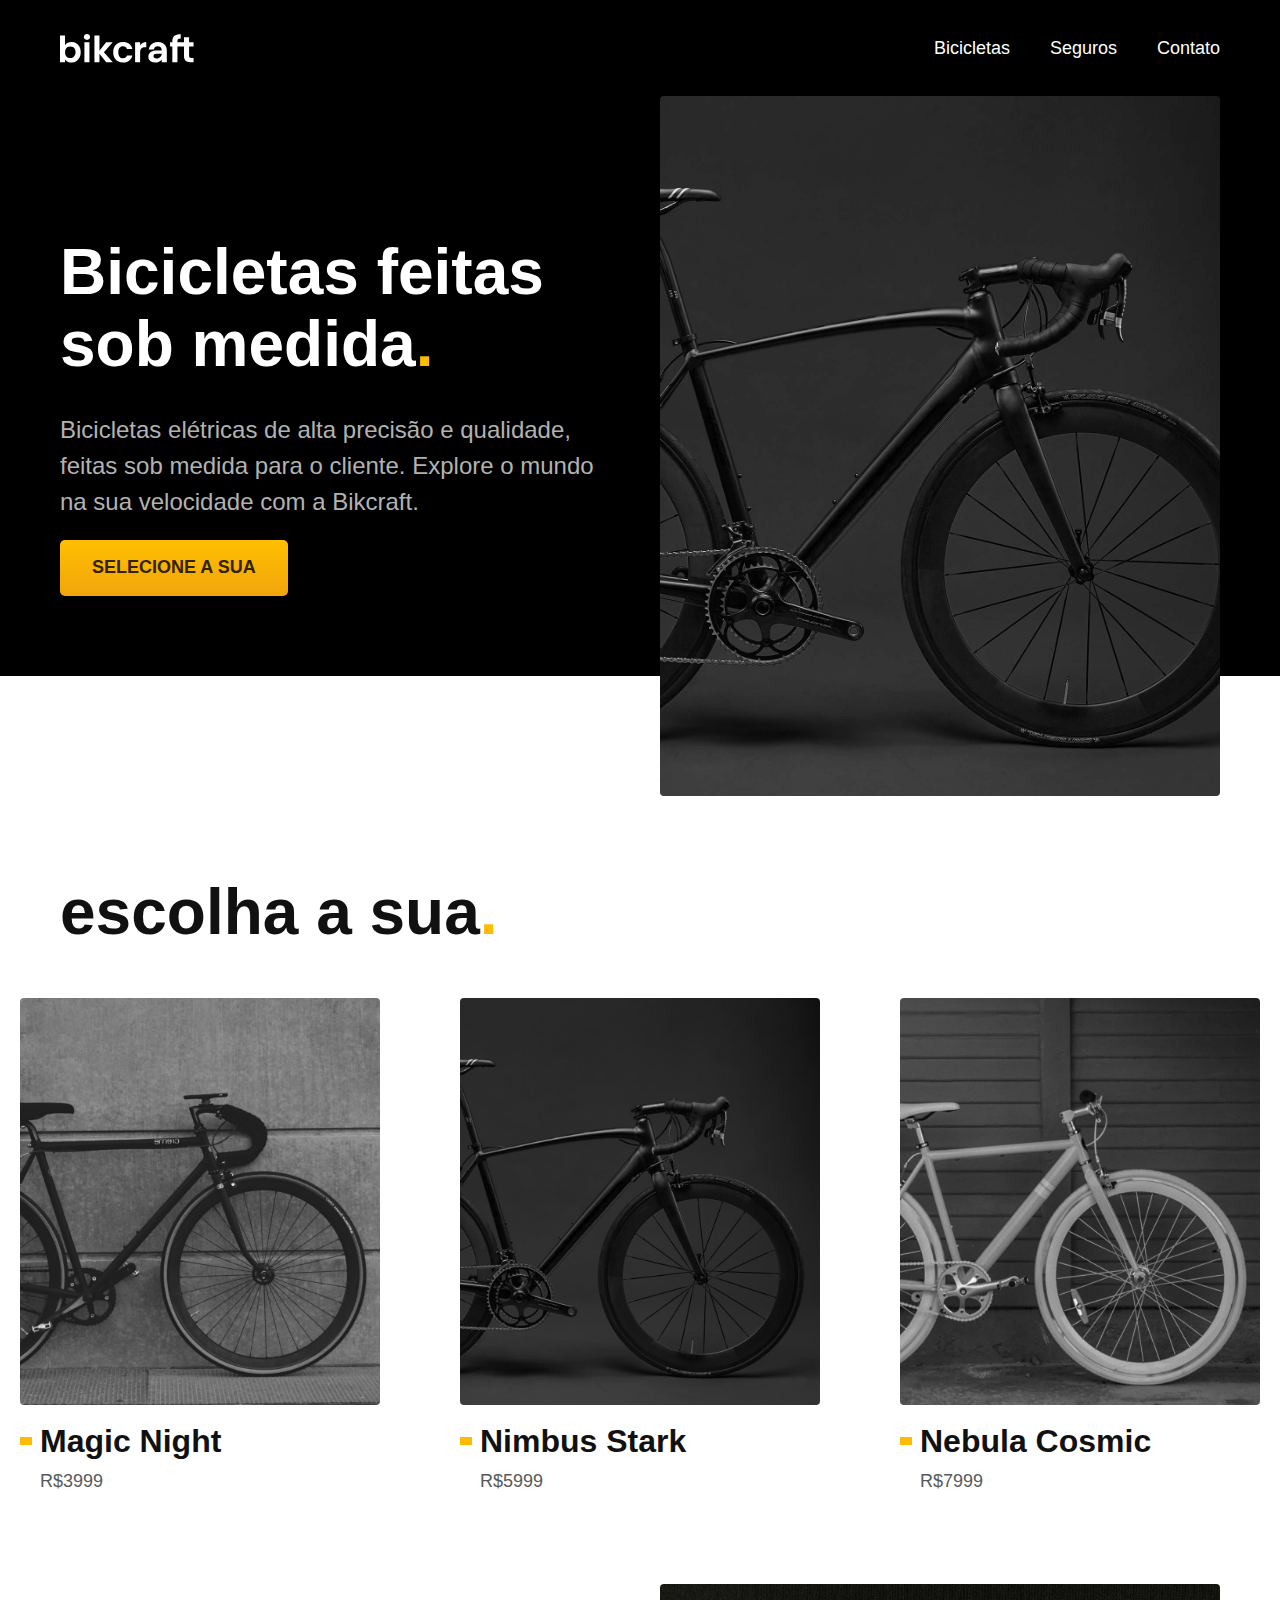
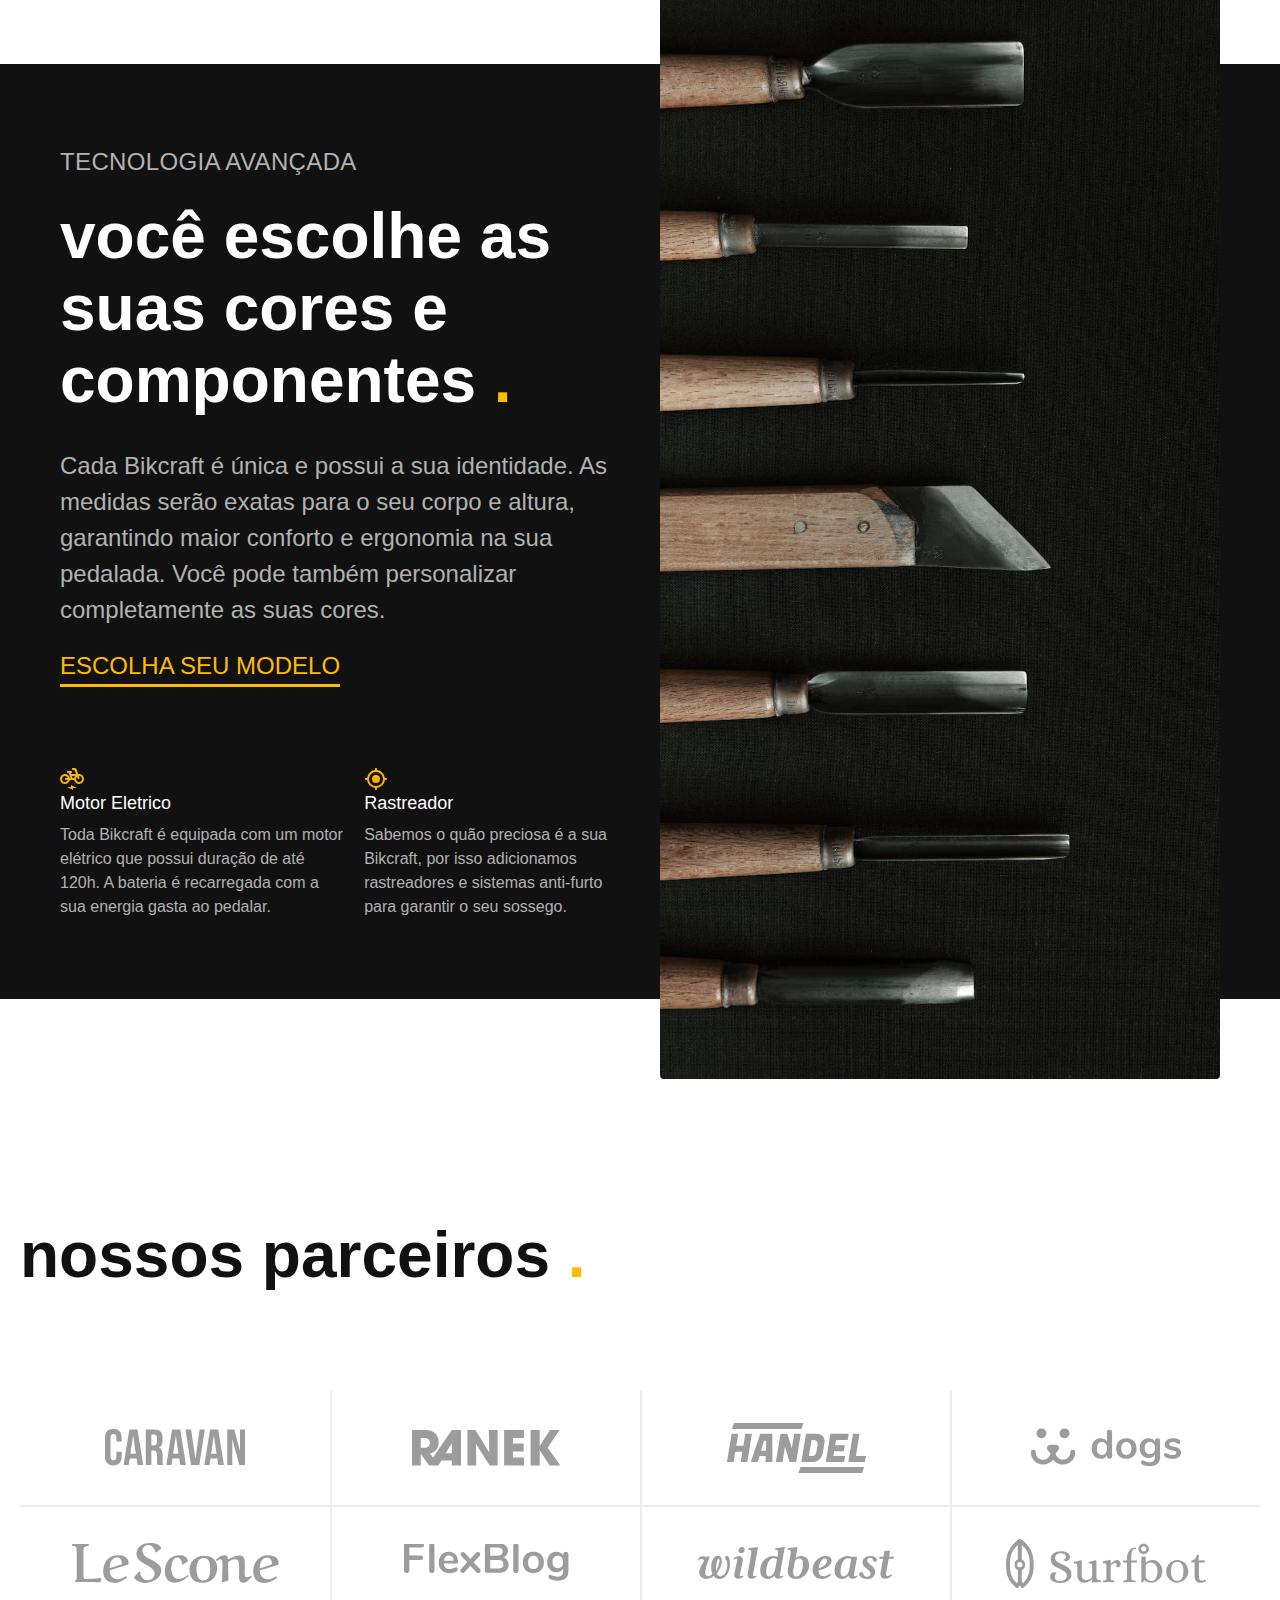
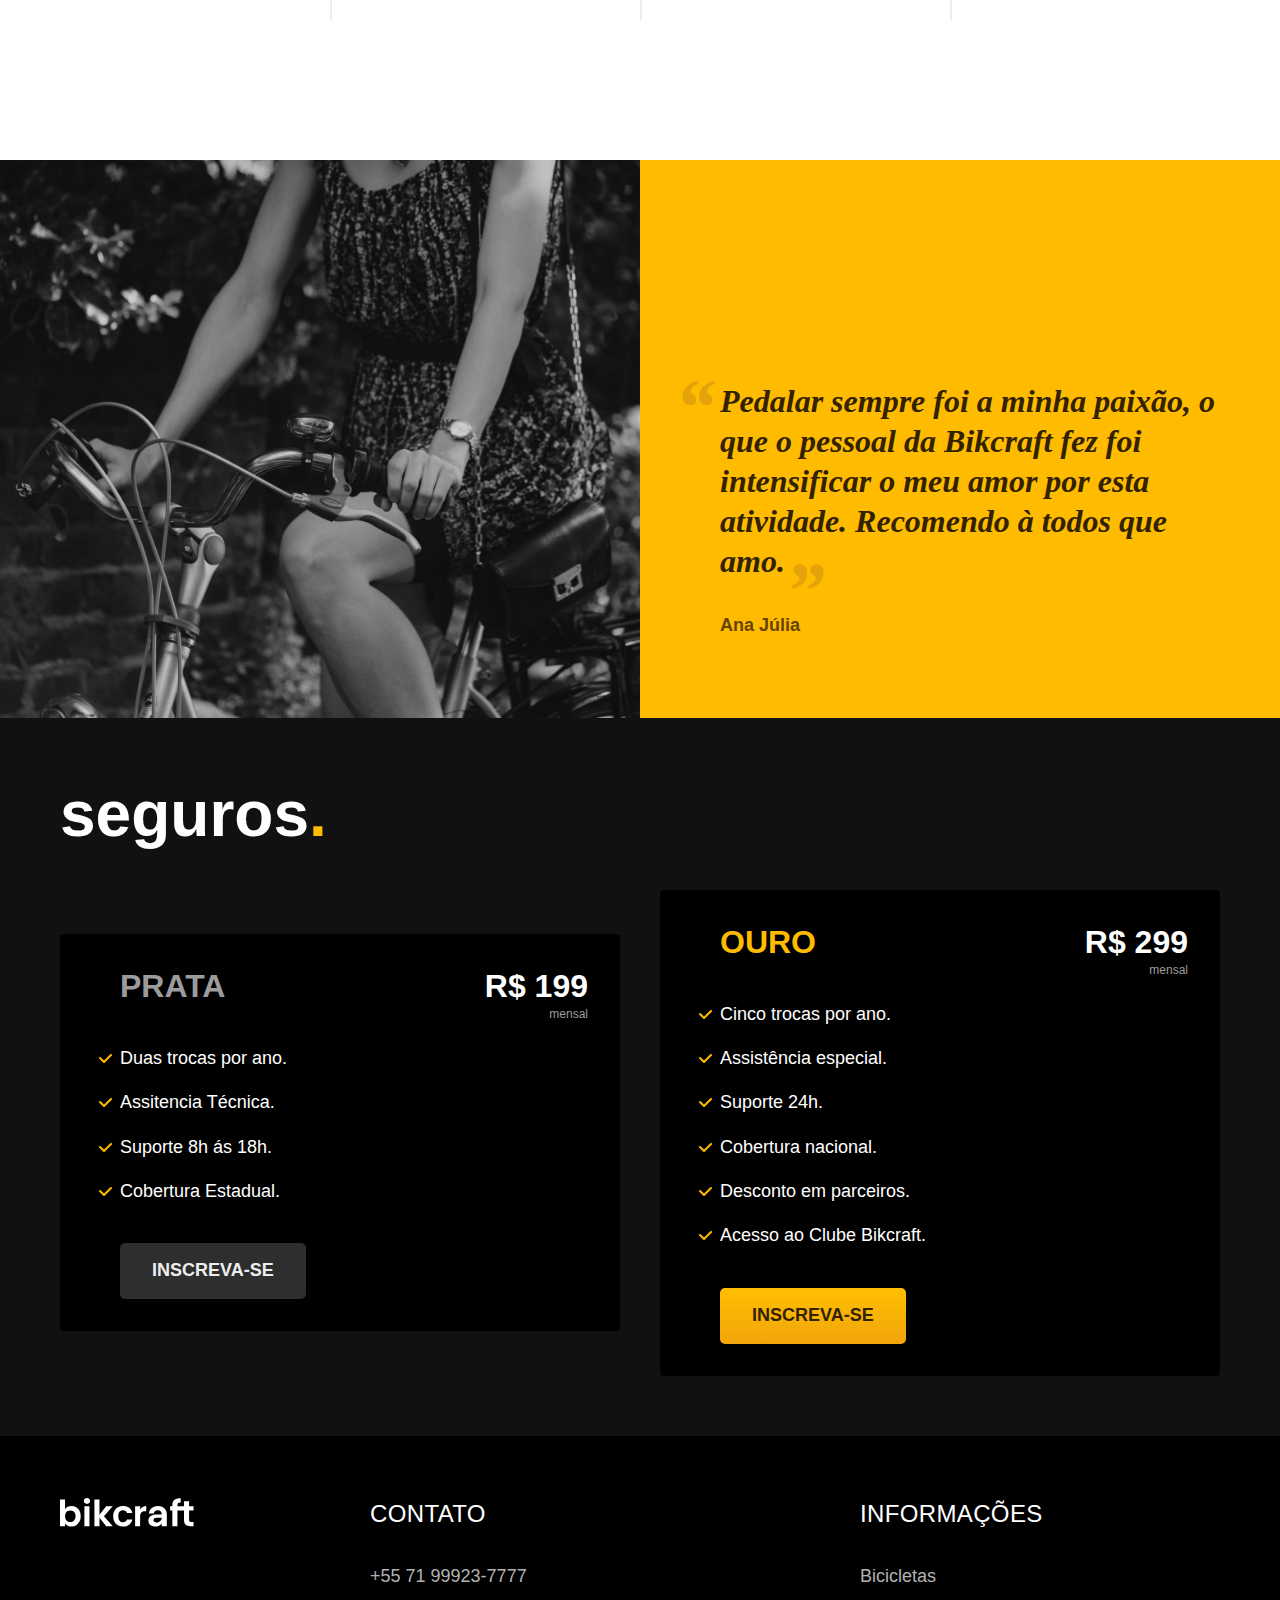
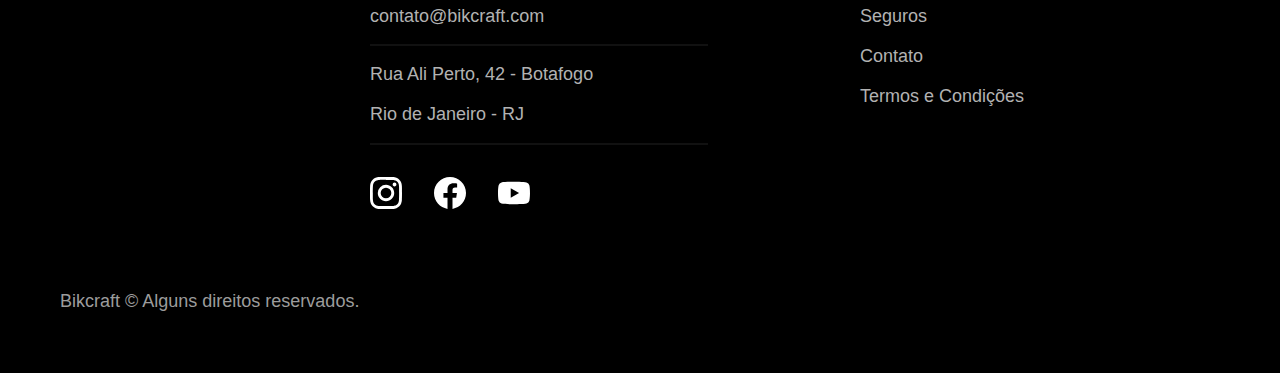
<file: index.html>
<!DOCTYPE html>
<html lang="pt-br">

<head>
    <meta charset="UTF-8">
    <meta name="viewport" content="width=device-width, initial-scale=1.0">
    <meta name="description" content="Bicicletas elétricas de alta precisão e qualidade, feitas sob medida para você. Explore o mundo na sua velocidade com a Bikcraft.">
    <title>Bikcraft - Bicicletas Elétricas</title>
    <link rel="stylesheet" href="./css/style.css">

    <!-- <link rel="preconnect" href="https://fonts.googleapis.com">
    <link rel="preconnect" href="https://fonts.gstatic.com" crossorigin>
    <link href="https://fonts.googleapis.com/css2?family=Merriweather:ital,wght@1,900&family=Poppins:wght@400;600&family=Roboto:wght@400;500&display=swap" rel="stylesheet"> -->
</head>

<body>
    <header class="header-bg">
        <div class="header container">
            <a href="./">
                <img src="./img/bikcraft.svg" alt="Bikcraft">
            </a>
            <nav aria-label="primaria">
                <ul class="header-menu font-1-m cor-0">
                    <li><a href="./bicicletas.html">Bicicletas</a></li>
                    <li><a href="./seguros.html">Seguros</a></li>
                    <li><a href="./contato.html">Contato</a></li>
                </ul>
            </nav>
        </div>
    </header>

    <main class="introducao-bg">
        <div class="introducao container">
            <div class="introducao-conteudo">
                <h1 class="font-1-xxl cor-0">Bicicletas feitas sob medida<span class="cor-p1">.</span></h1>
                <p class="font-2-l cor-5">Bicicletas elétricas de alta precisão e qualidade, feitas sob medida para o cliente. Explore o mundo na sua velocidade com a Bikcraft.</p>
                <a class="btn" href="./bicicletas.html">selecione a sua</a>
            </div>
            <div>
                <img src="./img/fotos/introducao.jpg" alt="Bicicleta Elétrica Preta">
            </div>

        </div>

    </main>

    <article class="bicicletas-lista">
        <h2 class="font-1-xxl container">escolha a sua<span class="cor-p1">.</span></h2>

        <ul>
            <li>
                <a href="./bicicletas/magic.html">
                    <img src="./img/bicicletas/magic-home.jpg" alt="Bicicleta Eletrica">
                    <h3 class="font-1-xl">Magic Night</h3>
                    <span class="font-2-m cor-8">R$3999</span>
                </a>
            </li>

            <li>
                <a href="./bicicletas/nimbus.html">
                    <img src="./img/bicicletas/nimbus-home.jpg" alt="Bicicleta Eletrica">
                    <h3 class="font-1-xl">Nimbus Stark</h3>
                    <span class="font-2-m cor-8">R$5999</span>
                </a>

            </li>

            <li>
                <a href="./bicicletas/nebula.html">
                    <img src="./img/bicicletas/nebula-home.jpg" alt="Bicicleta Eletrica">
                    <h3 class="font-1-xl">Nebula Cosmic</h3>
                    <span class="font-2-m cor-8">R$7999</span>
                </a>

            </li>

        </ul>
    </article>
    <article class="tecnologia-bg">
        <div class="tecnologia container">
            <div class="tecnologia-content">
                <span class="font-2-l-b cor-5">Tecnologia Avançada</span>
                <h2 class="font-1-xxl cor-0">você escolhe as suas cores e componentes <span class="cor-p1">.</span></h2>
                <p class="font-2-l cor-5">Cada Bikcraft é única e possui a sua identidade. As medidas serão exatas para o seu corpo e altura, garantindo maior conforto e ergonomia na sua pedalada. Você pode também personalizar completamente as suas cores.</p>
                <a href="./bicicletas.html" class="link">escolha seu modelo</a>

                <div class="tecnologia-perks">

                    <div>
                        <img src="./img/icones/eletrica.svg" alt="">
                        <h3 class="font-1-m cor-0">Motor Eletrico</h3>
                        <p class="font-2-s cor-5">Toda Bikcraft é equipada com um motor elétrico que possui duração de até 120h. A bateria é recarregada com a sua energia gasta ao pedalar.</p>
                    </div>
                    <div>
                        <img src="./img/icones/rastreador.svg" alt="">
                        <h3 class="font-1-m cor-0">Rastreador</h3>
                        <p class="font-2-s cor-5">Sabemos o quão preciosa é a sua Bikcraft, por isso adicionamos rastreadores e sistemas anti-furto para garantir o seu sossego.</p>
                    </div>
                </div>

            </div>
            <div class="tecnologia-imagem">
                <img src="./img/fotos/tecnologia.jpg" alt="">
            </div>
        </div>

    </article>

    <section class="parceiros" aria-label="Nossos Parceiros">

        <h2 class="font-1-xxl">nossos parceiros <span class="cor-p1">.</span></h2>

        <ul>
            <li><img src="./img/parceiros/caravan.svg" alt="caravan"></li>
            <li><img src="./img/parceiros/ranek.svg" alt="ranek.svg"></li>
            <li><img src="./img/parceiros/handel.svg" alt="handel.svg"></li>
            <li><img src="./img/parceiros/dogs.svg" alt="dogs.svg"></li>
            <li><img src="./img/parceiros/lescone.svg" alt="lescone.svg"></li>
            <li><img src="./img/parceiros/flexblog.svg" alt="flexblog.svg"></li>
            <li><img src="./img/parceiros/wildbeast.svg" alt="wildbeast.svg"></li>
            <li><img src="./img/parceiros/surfbot.svg" alt="surfbot.svg"></li>
        </ul>

    </section>

    <section class="depoimento" aria-label="Depoimento">
        <div>
            <img src="./img/fotos/depoimento.jpg" alt="Pessoa Pedalando">
        </div>
        <div class="depoimento-conteudo">
            <blockquote class="font-1-xl cor-p5">
                <p>Pedalar sempre foi a minha paixão, o que o pessoal da Bikcraft fez foi intensificar o meu amor por esta atividade. Recomendo à todos que amo.</p>
            </blockquote>
            <span class="font-1-m-b cor-p4">Ana Júlia</span>
        </div>

    </section>

    <article class="seguros-bg">
        <div class="seguros container">
            <h2 class="font-1-xxl cor-0">seguros<span class="cor-p1">.</span></h2>

            <div class="seguros-item">
                <h3 class="cor-6 font-1-xl">PRATA</h3>
                <span class="cor-0 font-1-xl">R$ 199 <span class="font-1-xs cor-6">mensal</span></span>
                <ul class="cor-0 font-2-m">
                    <li>Duas trocas por ano.</li>
                    <li>Assitencia Técnica.</li>
                    <li>Suporte 8h ás 18h.</li>
                    <li>Cobertura Estadual.</li>
                </ul>
                <a href="./orcamento.html" class="btn var2">Inscreva-se</a>
            </div>

            <div class="seguros-item">
                <h3 class="cor-p1 font-1-xl">OURO</h3>
                <span class="cor-0 font-1-xl">R$ 299 <span class="font-1-xs cor-6">mensal</span></span>
                <ul class="cor-0 font-2-m">
                    <li>Cinco trocas por ano.</li>
                    <li>Assistência especial.</li>
                    <li>Suporte 24h.</li>
                    <li>Cobertura nacional.</li>
                    <li>Desconto em parceiros.</li>
                    <li>Acesso ao Clube Bikcraft.</li>
                </ul>
                <a href="./orcamento.html" class="btn">Inscreva-se</a>
            </div>


        </div>

    </article>

    <footer class="footer-bg">
        <div class="container footer">
            <img src="./img/bikcraft.svg" alt="Bikcraft">
            <div class="footer-contato">
                <h3 class="font-2-l-b cor-0">Contato</h3>
                <ul class="font-2-m cor-5">
                    <li><a href="tel:+5571999237777">+55 71 99923-7777</a></li>
                    <li><a href="mailto:contato@bikcraft.com">contato@bikcraft.com</a></li>
                    <li>Rua Ali Perto, 42 - Botafogo</li>
                    <li>Rio de Janeiro - RJ</li>
                </ul>
                <div class="footer-redes">
                    <a href="">
                        <img src="./img/redes/instagram.svg" alt="Instagram">
                    </a>
                    <a href="">
                        <img src="./img/redes/facebook.svg" alt="Facebook">
                    </a>
                    <a href="">
                        <img src="./img/redes/youtube.svg" alt="YouTube">
                    </a>
                </div>

            </div>

            <div class="footer-informacoes">
                <h3 class="font-2-l-b cor-0">Informações</h3>
                <nav>
                    <ul class="font-1-m cor-5">
                        <li><a href="./bicicletas.html">Bicicletas</a></li>
                        <li><a href="./seguros.html">Seguros</a></li>
                        <li><a href="./contato.html">Contato</a></li>
                        <li><a href="./termos.html">Termos e Condições</a></li>
                    </ul>
                </nav>
            </div>

            <p class="footer-copy font-2-m cor-6">Bikcraft © Alguns direitos reservados.</p>

        </div>

    </footer>

</body>

</html>
</file>
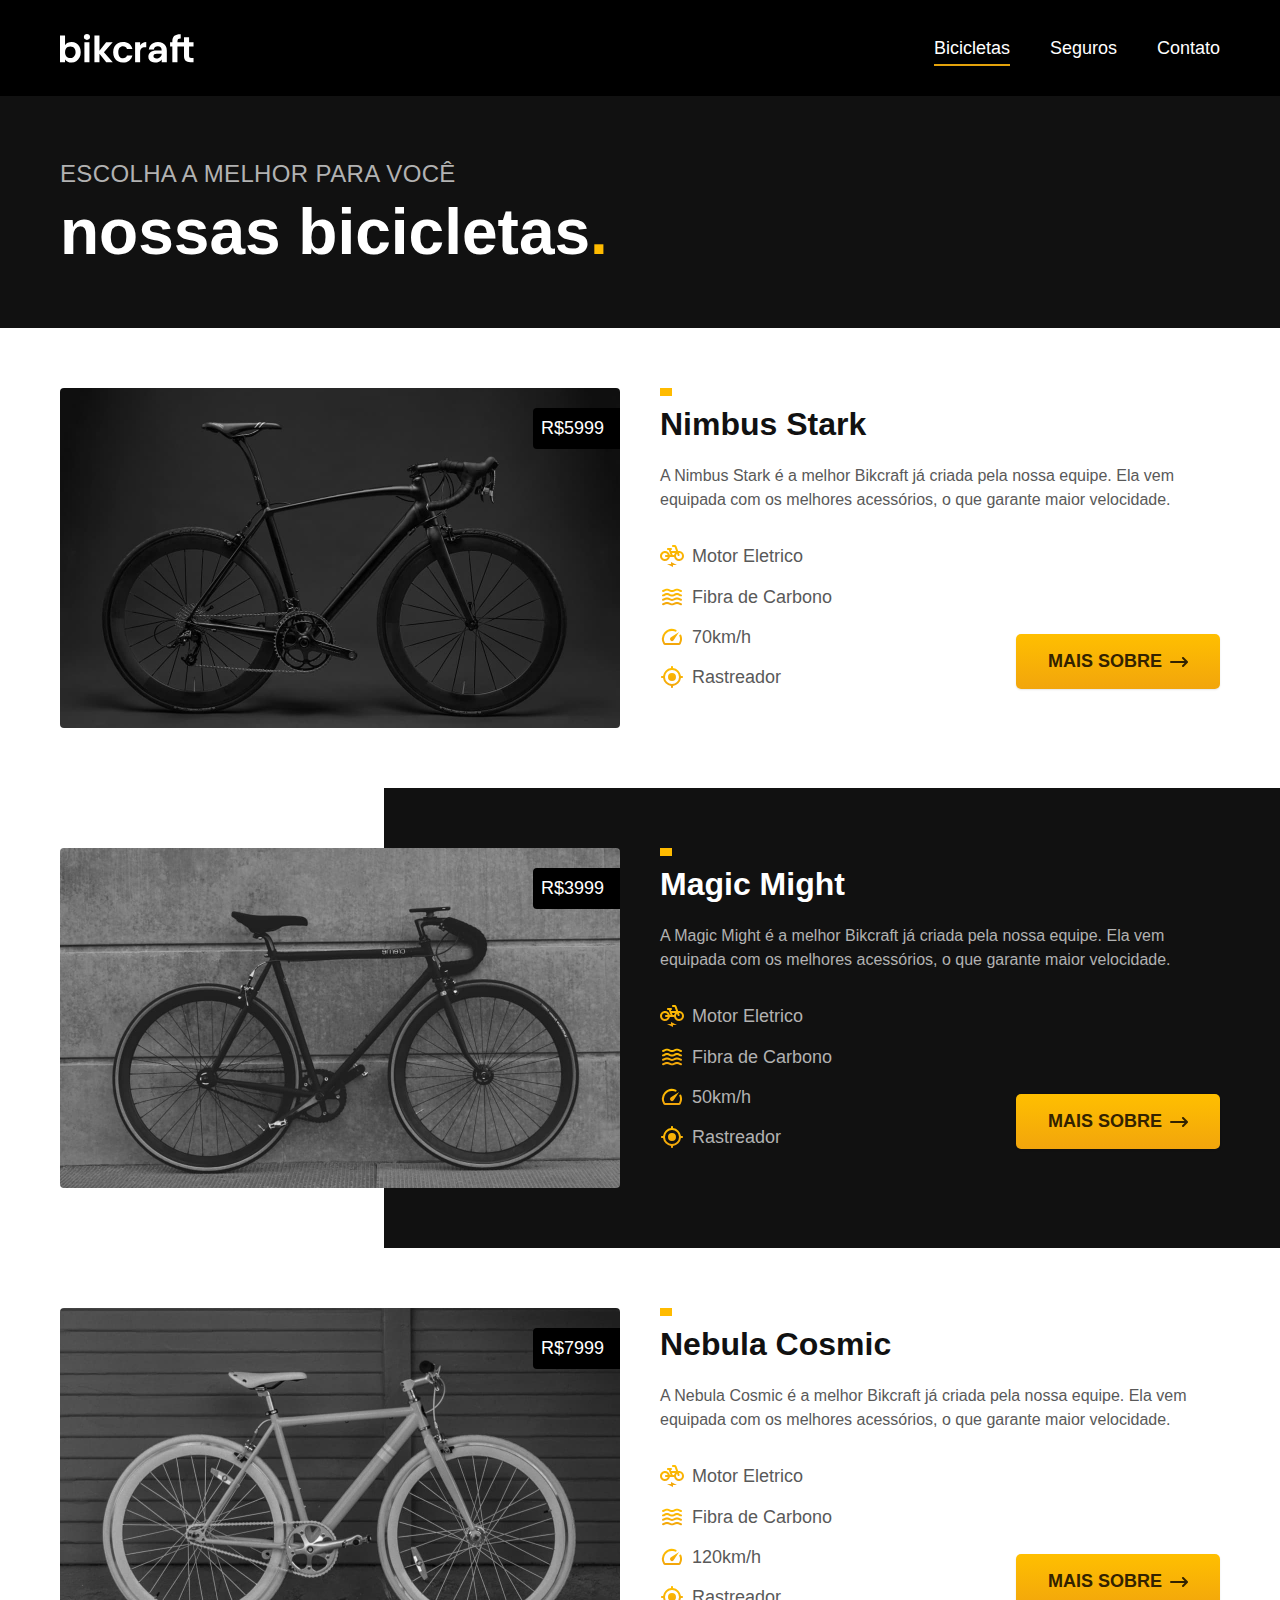
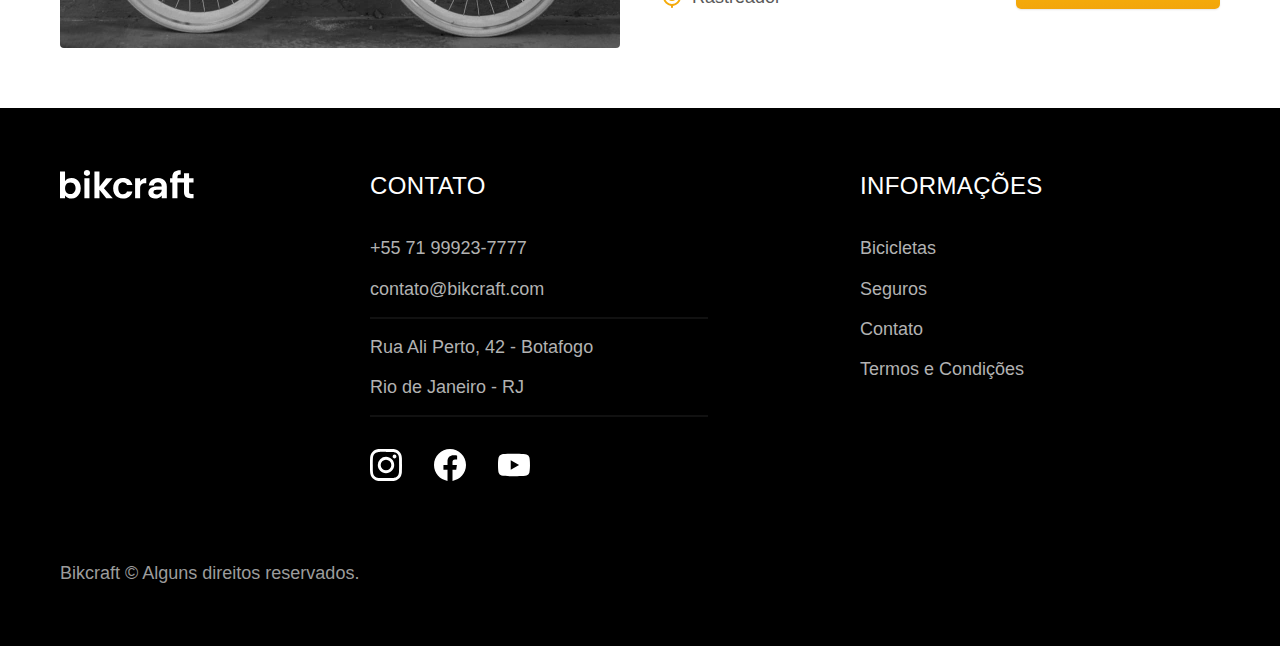
<file: bicicletas.html>
<!DOCTYPE html>
<html lang="pt-br">

<head>
    <meta charset="UTF-8">
    <meta name="viewport" content="width=device-width, initial-scale=1.0">
    <meta name="description" content="Bicicletas">
    <title>Bicicletas | Bikcraft</title>
    <link rel="stylesheet" href="./css/style.css">

    <!-- <link rel="preconnect" href="https://fonts.googleapis.com">
    <link rel="preconnect" href="https://fonts.gstatic.com" crossorigin>
    <link href="https://fonts.googleapis.com/css2?family=Merriweather:ital,wght@1,900&family=Poppins:wght@400;600&family=Roboto:wght@400;500&display=swap" rel="stylesheet"> -->
</head>


<body id="bicicletas">
    <header class="header-bg">
        <div class="header container">
            <a href="./">
                <img src="./img/bikcraft.svg" alt="Bikcraft">
            </a>
            <nav aria-label="primaria">
                <ul class="header-menu font-1-m cor-0">
                    <li><a class="ativo" href="./bicicletas.html">Bicicletas</a></li>
                    <li><a href="./seguros.html">Seguros</a></li>
                    <li><a href="./contato.html">Contato</a></li>
                </ul>
            </nav>
        </div>
    </header>


    <main class="titulo-bg">
        <div class="titulo container">
            <p class="font-2-l-b cor-5">Escolha a melhor para você</p>
            <h1 class="font-1-xxl cor-0">nossas bicicletas<span class="cor-p1">.</span></h1>
        </div>
    </main>



    <div class="bicicletas container">
        <div class="bicicletas-imagem">
            <img src="./img/bicicletas/nimbus.jpg" alt="bicicleta preta">
            <span class="font-2-m cor-0">R$5999</span>
        </div>
        <div class="bicicletas-conteudo">
            <h2 class="font-1-xl">Nimbus Stark</h2>
            <p class="font-2-s cor-8">A Nimbus Stark é a melhor Bikcraft já criada pela nossa equipe. Ela vem
                equipada com os melhores
                acessórios, o que
                garante maior velocidade.</p>
            <ul class="font-1-m cor-8">
                <li>
                    <img src="./img/icones/eletrica.svg" alt="">
                    Motor Eletrico
                </li>
                <li>
                    <img src="./img/icones/carbono.svg" alt="">
                    Fibra de Carbono
                </li>
                <li>
                    <img src="./img/icones/velocidade.svg" alt="">
                    70km/h
                </li>
                <li>
                    <img src="./img/icones/rastreador.svg" alt="">
                    Rastreador
                </li>
            </ul>

            <a class="btn seta" href="./bicicletas/nimbus.html">Mais Sobre </a>

        </div>
    </div>


    <div class="bicicletas-bg">
        <div class="bicicletas container">
            <div class="bicicletas-imagem">
                <img src="./img/bicicletas/magic.jpg" alt="bicicleta preta">
                <span class="font-2-m cor-0">R$3999</span>
            </div>
            <div class="bicicletas-conteudo">
                <h2 class="font-1-xl cor-0">Magic Might</h2>
                <p class="font-2-s cor-5">A Magic Might é a melhor Bikcraft já criada pela nossa equipe. Ela vem
                    equipada com os melhores
                    acessórios, o que
                    garante maior velocidade.</p>
                <ul class="font-1-m cor-5">
                    <li>
                        <img src="./img/icones/eletrica.svg" alt="">
                        Motor Eletrico
                    </li>
                    <li>
                        <img src="./img/icones/carbono.svg" alt="">
                        Fibra de Carbono
                    </li>
                    <li>
                        <img src="./img/icones/velocidade.svg" alt="">
                        50km/h
                    </li>
                    <li>
                        <img src="./img/icones/rastreador.svg" alt="">
                        Rastreador
                    </li>
                </ul>

                <a class="btn seta" href="./bicicletas/magic.html">Mais Sobre </a>

            </div>
        </div>
    </div>




    <div class="bicicletas container">
        <div class="bicicletas-imagem">
            <img src="./img/bicicletas/nebula.jpg" alt="bicicleta branca">
            <span class="font-2-m cor-0">R$7999</span>
        </div>
        <div class="bicicletas-conteudo">
            <h2 class="font-1-xl">Nebula Cosmic</h2>
            <p class="font-2-s cor-8">A Nebula Cosmic é a melhor Bikcraft já criada pela nossa equipe. Ela vem
                equipada com os melhores
                acessórios, o que
                garante maior velocidade.</p>

            <ul class="font-1-m cor-8">
                <li>
                    <img src="./img/icones/eletrica.svg" alt="">
                    Motor Eletrico
                </li>
                <li>
                    <img src="./img/icones/carbono.svg" alt="">
                    Fibra de Carbono
                </li>
                <li>
                    <img src="./img/icones/velocidade.svg" alt="">
                    120km/h
                </li>
                <li>
                    <img src="./img/icones/rastreador.svg" alt="">
                    Rastreador
                </li>
            </ul>

            <a class="btn seta" href="./bicicletas/nebula.html">Mais Sobre </a>

        </div>
    </div>


    




    <footer class="footer-bg">
        <div class="container footer">
            <img src="./img/bikcraft.svg" alt="Bikcraft">
            <div class="footer-contato">
                <h3 class="font-2-l-b cor-0">Contato</h3>
                <ul class="font-2-m cor-5">
                    <li><a href="tel:+5571999237777">+55 71 99923-7777</a></li>
                    <li><a href="mailto:contato@bikcraft.com">contato@bikcraft.com</a></li>
                    <li>Rua Ali Perto, 42 - Botafogo</li>
                    <li>Rio de Janeiro - RJ</li>
                </ul>
                <div class="footer-redes">
                    <a href="">
                        <img src="./img/redes/instagram.svg" alt="Instagram">
                    </a>
                    <a href="">
                        <img src="./img/redes/facebook.svg" alt="Facebook">
                    </a>
                    <a href="">
                        <img src="./img/redes/youtube.svg" alt="YouTube">
                    </a>
                </div>

            </div>

            <div class="footer-informacoes">
                <h3 class="font-2-l-b cor-0">Informações</h3>
                <nav>
                    <ul class="font-1-m cor-5">
                        <li><a href="./bicicletas.html">Bicicletas</a></li>
                        <li><a href="./seguros.html">Seguros</a></li>
                        <li><a href="./contato.html">Contato</a></li>
                        <li><a href="./termos.html">Termos e Condições</a></li>
                    </ul>
                </nav>
            </div>

            <p class="footer-copy font-2-m cor-6">Bikcraft © Alguns direitos reservados.</p>

        </div>

    </footer>

</body>

</html>
</file>
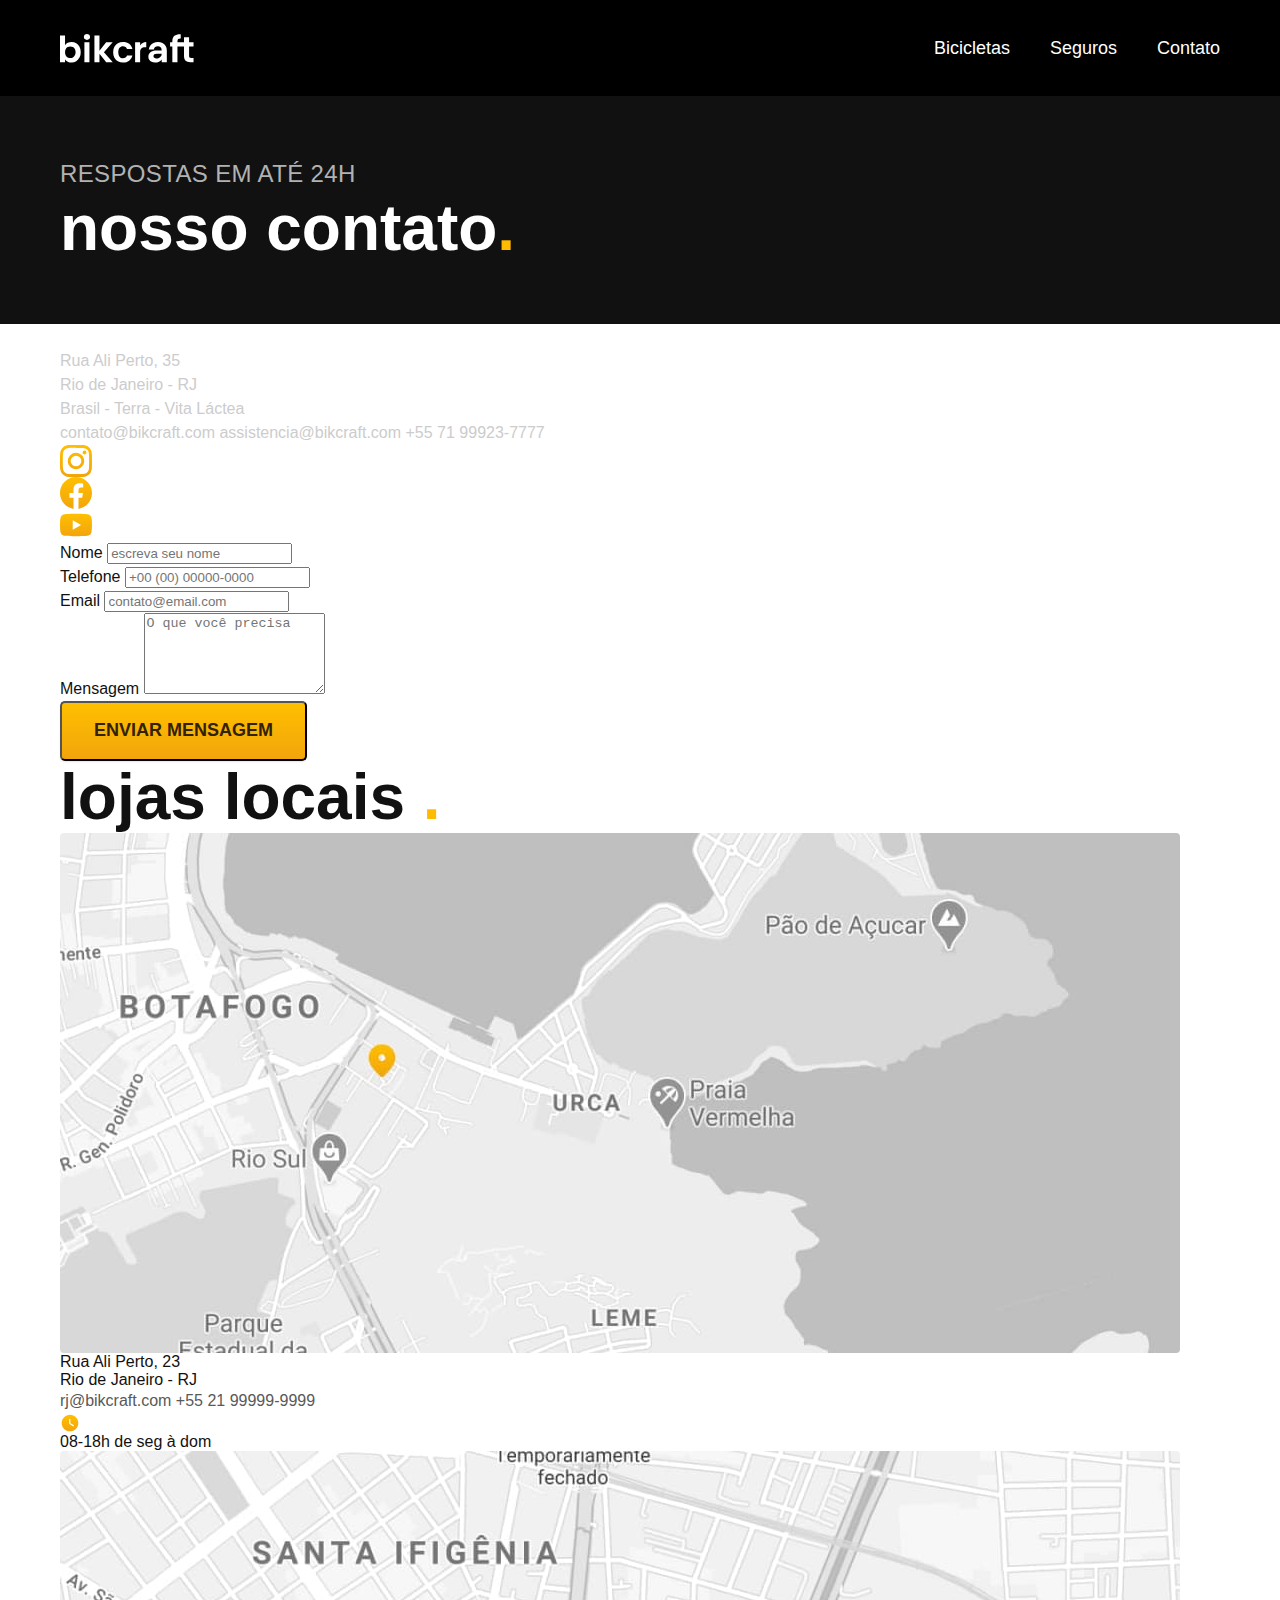
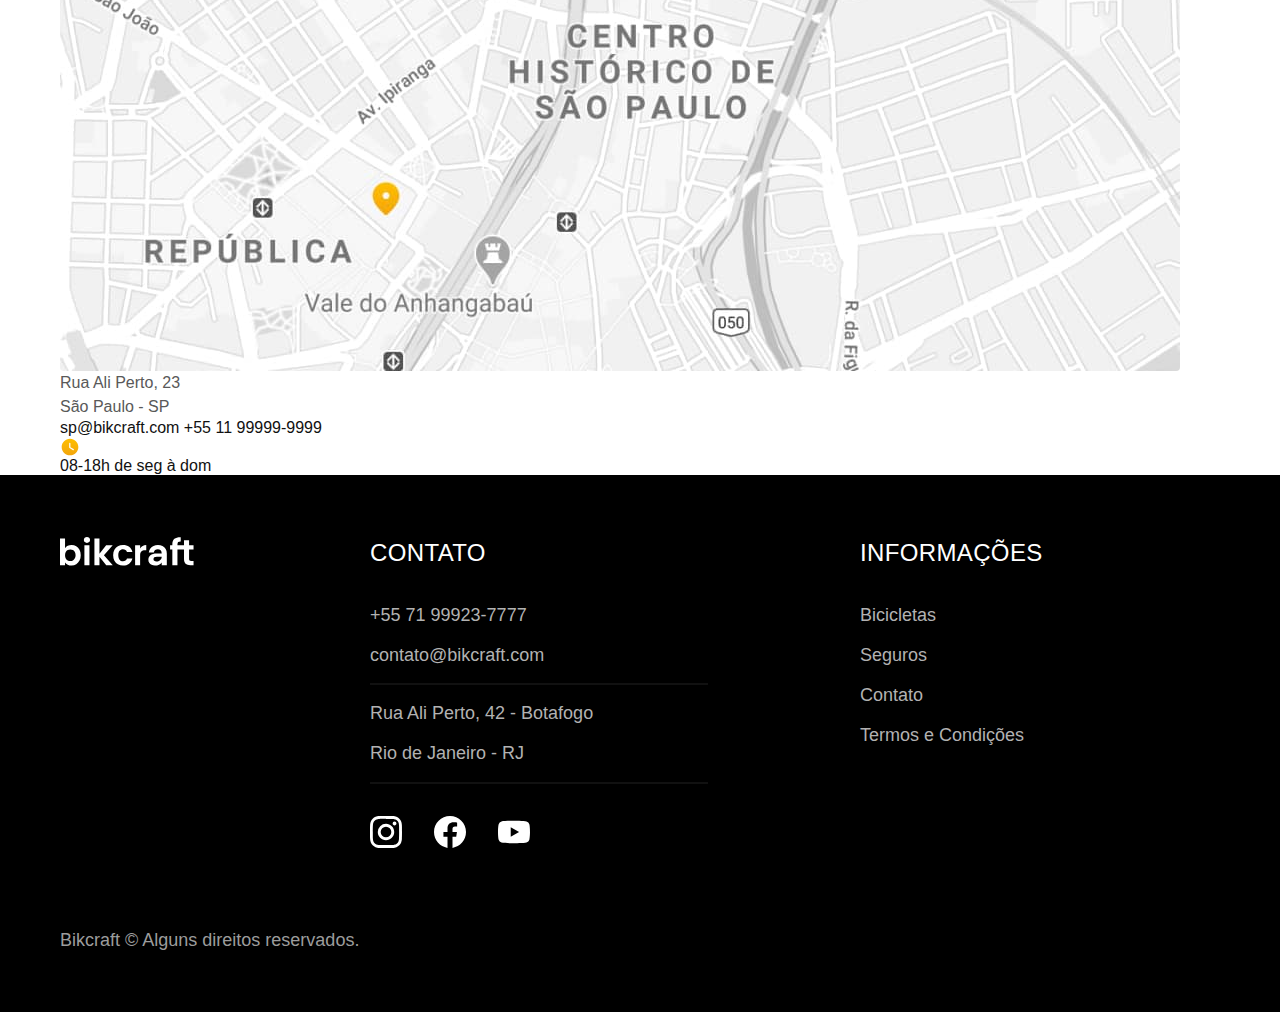
<file: contato.html>
<!DOCTYPE html>
<html lang="pt-br">
  <head>
    <meta charset="UTF-8" />
    <meta name="viewport" content="width=device-width, initial-scale=1.0" />
    <meta name="description" content="Contato" />
    <title>Contato | Bikcraft</title>
    <link rel="stylesheet" href="./css/style.css" />

    <!-- <link rel="preconnect" href="https://fonts.googleapis.com">
    <link rel="preconnect" href="https://fonts.gstatic.com" crossorigin>
    <link href="https://fonts.googleapis.com/css2?family=Merriweather:ital,wght@1,900&family=Poppins:wght@400;600&family=Roboto:wght@400;500&display=swap" rel="stylesheet"> -->
  </head>

  <body id="contato">
    <header class="header-bg">
      <div class="header container">
        <a href="./">
          <img src="./img/bikcraft.svg" alt="Bikcraft" />
        </a>
        <nav aria-label="primaria">
          <ul class="header-menu font-1-m cor-0">
            <li>
              <a href="./bicicletas.html">Bicicletas</a>
            </li>
            <li>
              <a href="./seguros.html">Seguros</a>
            </li>
            <li>
              <a href="./contato.html">Contato</a>
            </li>
          </ul>
        </nav>
      </div>
    </header>

    <main>
      <div class="titulo-bg">
        <div class="container">
          <p class="font-2-l-b cor-5">RESPOSTAS EM ATÉ 24H</p>
          <h1 class="font-1-xxl cor-0">nosso contato<span class="cor-p1">.</span></h1>
        </div>
      </div>

      <div class="contato container">
        <section class="contato-dados" aria-label="Endereço">
          <h2 class="font-1-m cor-0">Loja Online</h2>

          <div class="contato-endereco font-2-s cor-4">
            <p>Rua Ali Perto, 35</p>
            <p>Rio de Janeiro - RJ</p>
            <p>Brasil - Terra - Vita Láctea</p>
          </div>

          <address class="contato-meio font-2-s cor-4">
            <a href="mailto:contato@bikcraft.com">contato@bikcraft.com</a>
            <a href="mailto:assistencia@bikcraft.com">assistencia@bikcraft.com</a>
            <a href="tel:+55 71 99923-7777">+55 71 99923-7777</a>
          </address>

          <div class="contato-redes">
            <a href="">
              <img src="./img/redes/instagram-p.svg" alt="Instagram" />
            </a>
            <a href="">
              <img src="./img/redes/facebook-p.svg" alt="Facebook" />
            </a>
            <a href="">
              <img src="./img/redes/youtube-p.svg" alt="YouTube" />
            </a>
          </div>
        </section>

        <section class="contato-formulario" aria-label="Formulário">
          <form class="form font-1-s" action="./contato.html">
            <div>
              <label for="nome">Nome</label>
              <input type="text" id="nome" name="nome" placeholder="escreva seu nome" />
            </div>
            <div>
              <label for="telefone">Telefone</label>
              <input
                type="text"
                id="telefone"
                name="telefone"
                placeholder="+00 (00) 00000-0000"
              />
            </div>

            <div class="colum-2">
              <label for="email">Email</label>
              <input
                type="email"
                id="email"
                name="email"
                placeholder="contato@email.com"
              />
            </div>
            <div class="colum-2">
              <label for="mensagem">Mensagem</label>
              <textarea
                name="mensagem"
                id="mensagem"
                rows="5"
                placeholder="O que você precisa"
              ></textarea>
            </div>
            <button class="btn colum-2">Enviar Mensagem</button>
          </form>
        </section>
      </div>
    </main>

    <article>
      <div class="lojas container">
        <h2 class="font-1-xxl">lojas locais <span class="cor-p1">.</span></h2>
        <div class="lojas-item">
          <img
            src="./img/lojas/rj.jpg"
            alt="mapa marcando o endereço em Rua Ali Perto, 23 - Rio de Janeiro - RJ"
          />
          <div class="lojas-conteudo">
            <h3 class="font-1-xl"></h3>
            <div class="lojas-dados">
              <p>Rua Ali Perto, 23</p>
              <p>Rio de Janeiro - RJ</p>
            </div>
            <div class="lojas-dados font-2-s cor-8">
              <a href="mailto:rj@bikcraft.com">rj@bikcraft.com</a>
              <a href="tel:+55 21 99999-9999">+55 21 99999-9999</a>
            </div>
            <p class="lojas-tempo">
              <img src="./img/icones/horario.svg" alt="" />
              08-18h de seg à dom
            </p>
          </div>
        </div>
        <div class="lojas-item">
          <img
            src="./img/lojas/sp.jpg"
            alt="mapa marcando o endereço em Rua Ali Perto, 23 - São Paulo - SP"
          />
          <div class="lojas-conteudo">
            <h3 class="font-1-xl"></h3>
            <div class="lojas-dados font-2-s cor-8">
              <p>Rua Ali Perto, 23</p>
              <p>São Paulo - SP</p>
            </div>
            <div class="lojas-dados">
              <a href="mailto:sp@bikcraft.com">sp@bikcraft.com</a>
              <a href="tel:+55 11 99999-9999">+55 11 99999-9999</a>
            </div>
            <p class="lojas-tempo">
              <img src="./img/icones/horario.svg" alt="" />
              08-18h de seg à dom
            </p>
          </div>
        </div>
      </div>
    </article>

    <footer class="footer-bg">
      <div class="container footer">
        <img src="./img/bikcraft.svg" alt="Bikcraft" />
        <div class="footer-contato">
          <h3 class="font-2-l-b cor-0">Contato</h3>
          <ul class="font-2-m cor-5">
            <li>
              <a href="tel:+5571999237777">+55 71 99923-7777</a>
            </li>
            <li>
              <a href="mailto:contato@bikcraft.com">contato@bikcraft.com</a>
            </li>
            <li>Rua Ali Perto, 42 - Botafogo</li>
            <li>Rio de Janeiro - RJ</li>
          </ul>
          <div class="footer-redes">
            <a href="">
              <img src="./img/redes/instagram.svg" alt="Instagram" />
            </a>
            <a href="">
              <img src="./img/redes/facebook.svg" alt="Facebook" />
            </a>
            <a href="">
              <img src="./img/redes/youtube.svg" alt="YouTube" />
            </a>
          </div>
        </div>

        <div class="footer-informacoes">
          <h3 class="font-2-l-b cor-0">Informações</h3>
          <nav>
            <ul class="font-1-m cor-5">
              <li>
                <a href="./bicicletas.html">Bicicletas</a>
              </li>
              <li>
                <a href="./seguros.html">Seguros</a>
              </li>
              <li>
                <a href="./contato.html">Contato</a>
              </li>
              <li>
                <a href="./termos.html">Termos e Condições</a>
              </li>
            </ul>
          </nav>
        </div>

        <p class="footer-copy font-2-m cor-6">Bikcraft © Alguns direitos reservados.</p>
      </div>
    </footer>
  </body>
</html>
</file>
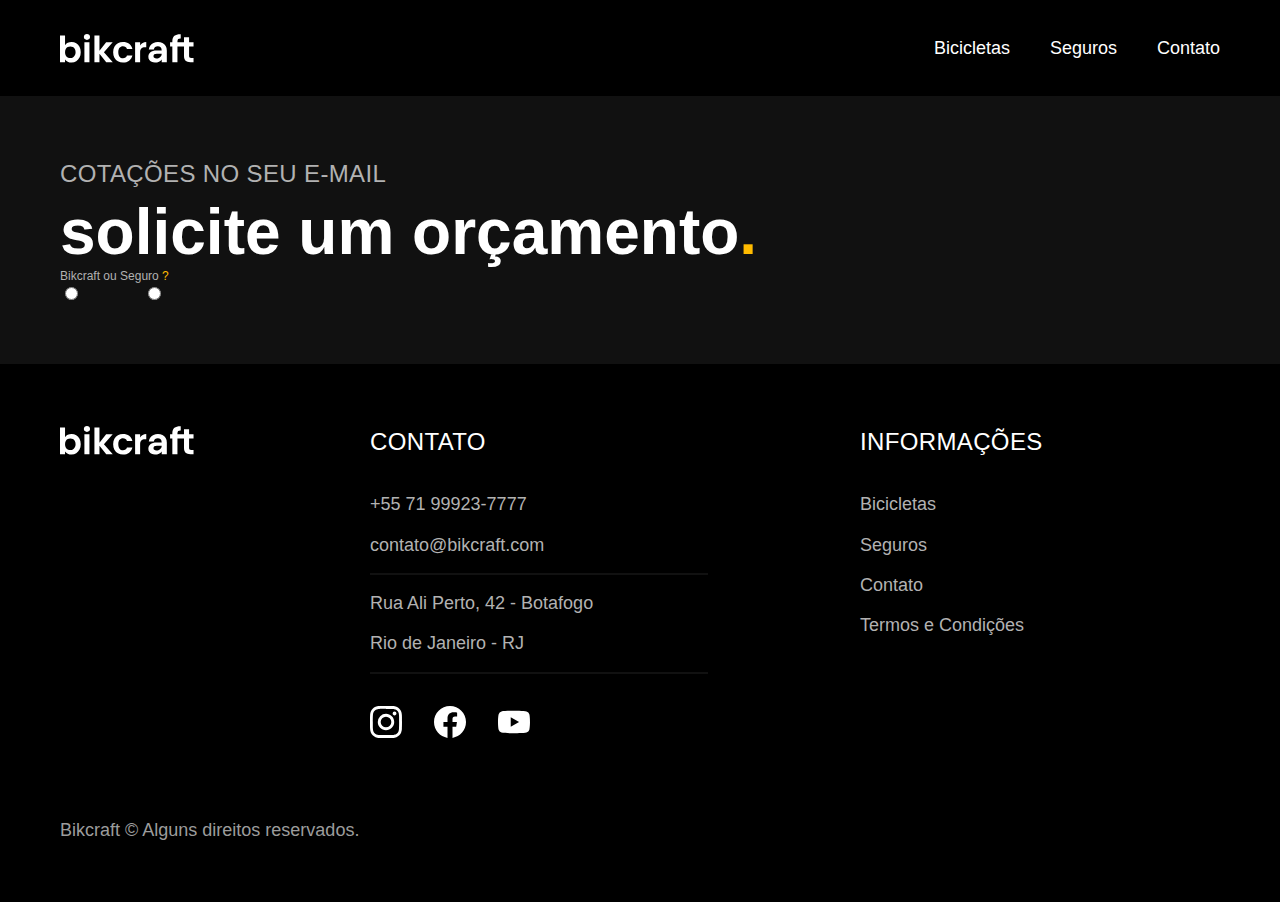
<file: orcamento.html>
<!DOCTYPE html>
<html lang="pt-br">
  <head>
    <meta charset="UTF-8" />
    <meta name="viewport" content="width=device-width, initial-scale=1.0" />
    <meta name="description" content="Orçamento" />
    <title>Orçamento | Bikcraft</title>
    <link rel="stylesheet" href="./css/style.css" />

    <!-- <link rel="preconnect" href="https://fonts.googleapis.com">
    <link rel="preconnect" href="https://fonts.gstatic.com" crossorigin>
    <link href="https://fonts.googleapis.com/css2?family=Merriweather:ital,wght@1,900&family=Poppins:wght@400;600&family=Roboto:wght@400;500&display=swap" rel="stylesheet"> -->
  </head>

  <body id="orcamento">
    <header class="header-bg">
      <div class="header container">
        <a href="./">
          <img src="./img/bikcraft.svg" alt="Bikcraft" />
        </a>
        <nav aria-label="primaria">
          <ul class="header-menu font-1-m cor-0">
            <li><a href="./bicicletas.html">Bicicletas</a></li>
            <li><a href="./seguros.html">Seguros</a></li>
            <li><a href="./contato.html">Contato</a></li>
          </ul>
        </nav>
      </div>
    </header>

    <main class="titulo-bg">
      <div class="titulo container">
        <p class="font-2-l-b cor-5">cotações no seu e-mail</p>
        <h1 class="font-1-xxl cor-0">
          solicite um orçamento<span class="cor-p1">.</span>
        </h1>
      </div>

      <form class="orcamento container" action="./">
        <div class="orcamento-produto">
          <h2 class="font-1-xs cor-5">Bikcraft ou Seguro <span class="cor-p1">?</span></h2>

          <input type="radio" name="tipo-1" value="bikcraft" id="bikcraft" />
          <label for="bikcraft">Bikcraft</label>

          <input type="radio" name="tipo-1" value="seguro" id="seguro" />
          <label for="seguro">Seguro</label>
        </div>
      </form>
    </main>

    <footer class="footer-bg">
      <div class="container footer">
        <img src="./img/bikcraft.svg" alt="Bikcraft" />
        <div class="footer-contato">
          <h3 class="font-2-l-b cor-0">Contato</h3>
          <ul class="font-2-m cor-5">
            <li><a href="tel:+5571999237777">+55 71 99923-7777</a></li>
            <li><a href="mailto:contato@bikcraft.com">contato@bikcraft.com</a></li>
            <li>Rua Ali Perto, 42 - Botafogo</li>
            <li>Rio de Janeiro - RJ</li>
          </ul>
          <div class="footer-redes">
            <a href="">
              <img src="./img/redes/instagram.svg" alt="Instagram" />
            </a>
            <a href="">
              <img src="./img/redes/facebook.svg" alt="Facebook" />
            </a>
            <a href="">
              <img src="./img/redes/youtube.svg" alt="YouTube" />
            </a>
          </div>
        </div>

        <div class="footer-informacoes">
          <h3 class="font-2-l-b cor-0">Informações</h3>
          <nav>
            <ul class="font-1-m cor-5">
              <li><a href="./bicicletas.html">Bicicletas</a></li>
              <li><a href="./seguros.html">Seguros</a></li>
              <li><a href="./contato.html">Contato</a></li>
              <li><a href="./termos.html">Termos e Condições</a></li>
            </ul>
          </nav>
        </div>

        <p class="footer-copy font-2-m cor-6">Bikcraft © Alguns direitos reservados.</p>
      </div>
    </footer>
  </body>
</html>


<!-- um novo teste de commit -->
</file>
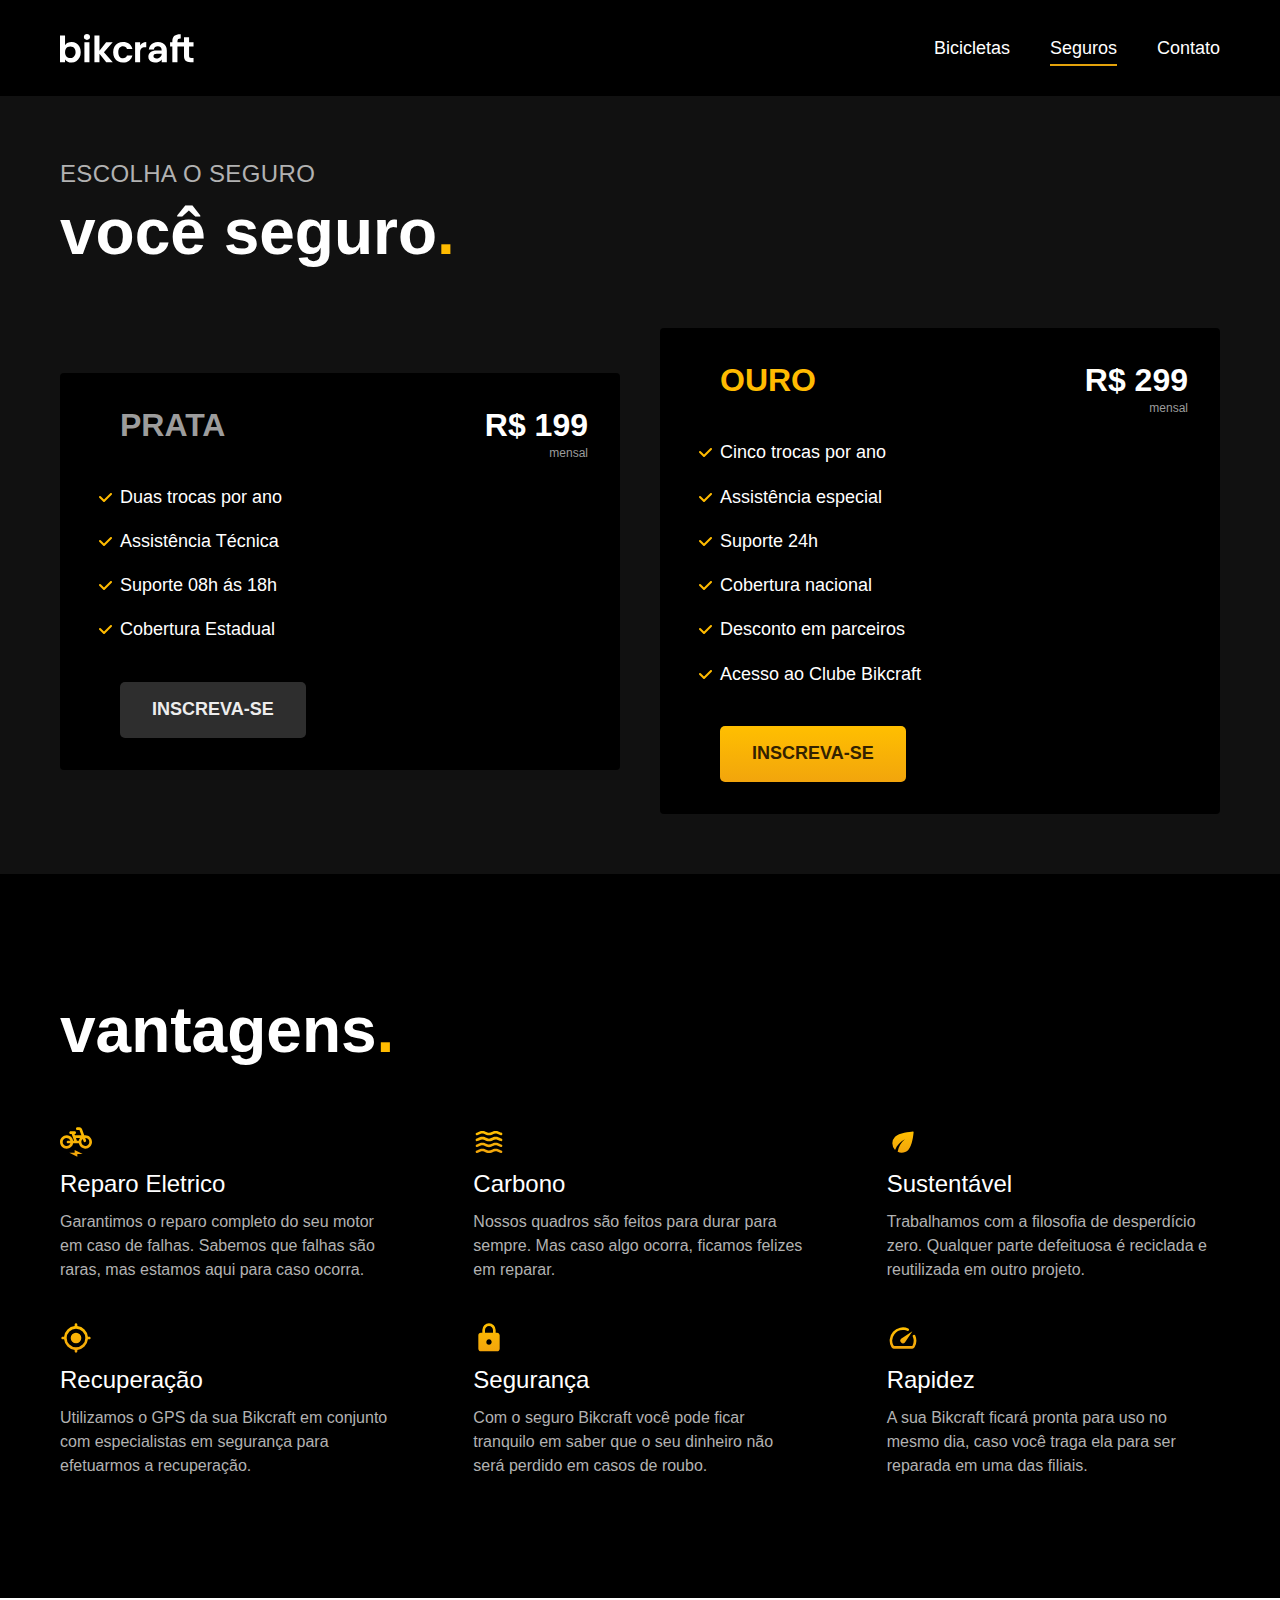
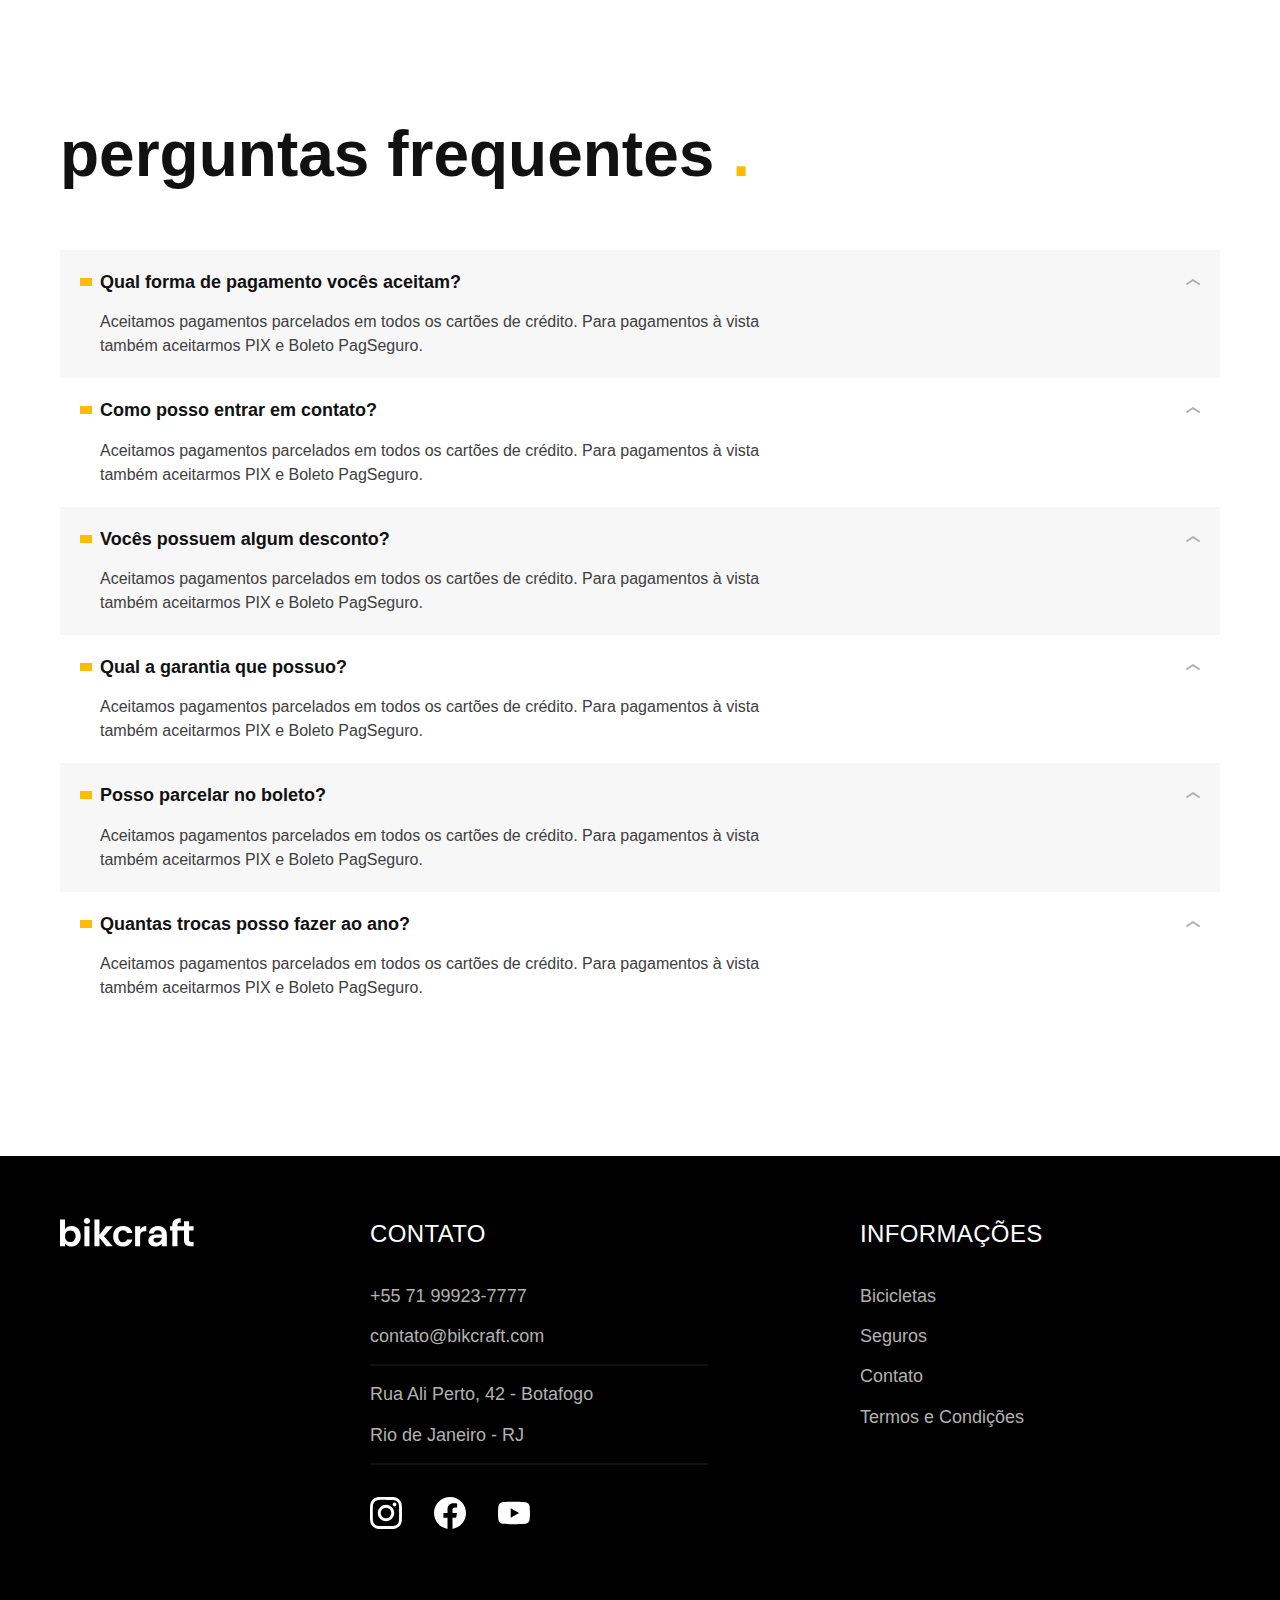
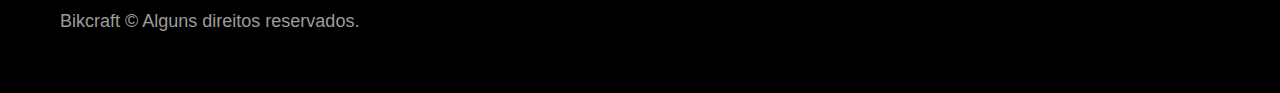
<file: seguros.html>
<!DOCTYPE html>
<html lang="pt-br">

<head>
    <meta charset="UTF-8">
    <meta name="viewport" content="width=device-width, initial-scale=1.0">
    <meta name="description" content="Seguros">
    <title>Seguros | Bikcraft</title>
    <link rel="stylesheet" href="./css/style.css">

    <!-- <link rel="preconnect" href="https://fonts.googleapis.com">
    <link rel="preconnect" href="https://fonts.gstatic.com" crossorigin>
    <link href="https://fonts.googleapis.com/css2?family=Merriweather:ital,wght@1,900&family=Poppins:wght@400;600&family=Roboto:wght@400;500&display=swap" rel="stylesheet"> -->
</head>


<body id="seguros">
    <header class="header-bg">
        <div class="header container">
            <a href="./">
                <img src="./img/bikcraft.svg" alt="Bikcraft">
            </a>
            <nav aria-label="primaria">
                <ul class="header-menu font-1-m cor-0">
                    <li><a href="./bicicletas.html">Bicicletas</a></li>
                    <li><a class="ativo" href="./seguros.html">Seguros</a></li>
                    <li><a href="./contato.html">Contato</a></li>
                </ul>
            </nav>
        </div>
    </header>


    <main class="titulo-bg">

        <div class="titulo container">
            <p class="font-2-l-b cor-5">escolha o seguro</p>
            <h1 class="font-1-xxl cor-0">você seguro<span class="cor-p1">.</span></h1>
        </div>

        <div class="seguros container">

            <div class="seguros-item">
                <h3 class="cor-6 font-1-xl">PRATA</h3>
                <span class="cor-0 font-1-xl">R$ 199 <span class="font-1-xs cor-6">mensal</span></span>
                <ul class="cor-0 font-2-m">
                    <li>Duas trocas por ano</li>
                    <li>Assistência Técnica</li>
                    <li>Suporte 08h ás 18h</li>
                    <li>Cobertura Estadual</li>
                </ul>
                <a href="./orcamento.html" class="btn var2">Inscreva-se</a>
            </div>

            <div class="seguros-item">
                <h3 class="cor-p1 font-1-xl">OURO</h3>
                <span class="cor-0 font-1-xl">R$ 299 <span class="font-1-xs cor-6">mensal</span></span>
                <ul class="cor-0 font-2-m">
                    <li>Cinco trocas por ano</li>
                    <li>Assistência especial</li>
                    <li>Suporte 24h</li>
                    <li>Cobertura nacional</li>
                    <li>Desconto em parceiros</li>
                    <li>Acesso ao Clube Bikcraft</li>
                </ul>
                <a href="./orcamento.html" class="btn">Inscreva-se</a>
            </div>
        </div>

    </main>

    <article class="vantagens-bg">
        <div class="vantagens container">
            <h2 class="font-1-xxl cor-0">vantagens<span class="cor-p1">.</span></h2>
            <ul>
                <li>
                    <img src="./img/icones/eletrica.svg" alt="">
                    <h3 class="font-1-l cor-0">Reparo Eletrico</h3>
                    <p class="font-2-s cor-5">Garantimos o reparo completo do seu motor em caso de falhas. Sabemos que
                        falhas são raras, mas
                        estamos aqui para caso
                        ocorra.</p>
                </li>
                <li>
                    <img src="./img/icones/carbono.svg" alt="">
                    <h3 class="font-1-l cor-0">Carbono</h3>
                    <p class="font-2-s cor-5">Nossos quadros são feitos para durar para sempre. Mas caso algo ocorra,
                        ficamos felizes em reparar.</p>
                </li>
                <li>
                    <img src="./img/icones/sustentavel.svg" alt="">
                    <h3 class="font-1-l cor-0">Sustentável</h3>
                    <p class="font-2-s cor-5">Trabalhamos com a filosofia de desperdício zero. Qualquer parte defeituosa
                        é reciclada e reutilizada em outro projeto.</p>
                </li>
                <li>
                    <img src="./img/icones/rastreador.svg" alt="">
                    <h3 class="font-1-l cor-0">Recuperação</h3>
                    <p class="font-2-s cor-5">Utilizamos o GPS da sua Bikcraft em conjunto com especialistas em
                        segurança para efetuarmos a recuperação.</p>
                </li>
                <li>
                    <img src="./img/icones/seguro.svg" alt="">
                    <h3 class="font-1-l cor-0">Segurança</h3>
                    <p class="font-2-s cor-5">Com o seguro Bikcraft você pode ficar tranquilo em saber que o seu
                        dinheiro não será perdido em casos de roubo.</p>
                </li>
                <li>
                    <img src="./img/icones/velocidade.svg" alt="">
                    <h3 class="font-1-l cor-0">Rapidez</h3>
                    <p class="font-2-s cor-5">A sua Bikcraft ficará pronta para uso no mesmo dia, caso você traga ela
                        para ser reparada em uma das filiais.</p>
                </li>
            </ul>
        </div>
    </article>

    <article class="perguntas container">

        <h2 class="font-1-xxl">perguntas frequentes <span class="cor-p1">.</span></h2>

        <dl>
            <div>
                <dt class="font-1-m-b">Qual forma de pagamento vocês aceitam?</dt>
                <dd class="font-2-s cor-9">Aceitamos pagamentos parcelados em todos os cartões de crédito. Para pagamentos à vista também aceitarmos PIX e Boleto PagSeguro.</dd>
            </div>
            <div>
                <dt class="font-1-m-b">Como posso entrar em contato?</dt>
                <dd class="font-2-s cor-9">Aceitamos pagamentos parcelados em todos os cartões de crédito. Para pagamentos à vista também aceitarmos PIX e Boleto PagSeguro.</dd>
            </div>
            <div>
                <dt class="font-1-m-b">Vocês possuem algum desconto?</dt>
                <dd class="font-2-s cor-9">Aceitamos pagamentos parcelados em todos os cartões de crédito. Para pagamentos à vista também aceitarmos PIX e Boleto PagSeguro.</dd>
            </div>
            <div>
                <dt class="font-1-m-b">Qual a garantia que possuo?</dt>
                <dd class="font-2-s cor-9">Aceitamos pagamentos parcelados em todos os cartões de crédito. Para pagamentos à vista também aceitarmos PIX e Boleto PagSeguro.</dd>
            </div>
            <div>
                <dt class="font-1-m-b">Posso parcelar no boleto?</dt>
                <dd class="font-2-s cor-9">Aceitamos pagamentos parcelados em todos os cartões de crédito. Para pagamentos à vista também aceitarmos PIX e Boleto PagSeguro.</dd>
            </div>
            <div>
                <dt class="font-1-m-b">Quantas trocas posso fazer ao ano?</dt>
                <dd class="font-2-s cor-9">Aceitamos pagamentos parcelados em todos os cartões de crédito. Para pagamentos à vista também aceitarmos PIX e Boleto PagSeguro.</dd>
            </div>
        </dl>

    </article>


    <footer class="footer-bg">
        <div class="container footer">
            <img src="./img/bikcraft.svg" alt="Bikcraft">
            <div class="footer-contato">
                <h3 class="font-2-l-b cor-0">Contato</h3>
                <ul class="font-2-m cor-5">
                    <li><a href="tel:+5571999237777">+55 71 99923-7777</a></li>
                    <li><a href="mailto:contato@bikcraft.com">contato@bikcraft.com</a></li>
                    <li>Rua Ali Perto, 42 - Botafogo</li>
                    <li>Rio de Janeiro - RJ</li>
                </ul>
                <div class="footer-redes">
                    <a href="">
                        <img src="./img/redes/instagram.svg" alt="Instagram">
                    </a>
                    <a href="">
                        <img src="./img/redes/facebook.svg" alt="Facebook">
                    </a>
                    <a href="">
                        <img src="./img/redes/youtube.svg" alt="YouTube">
                    </a>
                </div>

            </div>

            <div class="footer-informacoes">
                <h3 class="font-2-l-b cor-0">Informações</h3>
                <nav>
                    <ul class="font-1-m cor-5">
                        <li><a href="./bicicletas.html">Bicicletas</a></li>
                        <li><a href="./seguros.html">Seguros</a></li>
                        <li><a href="./contato.html">Contato</a></li>
                        <li><a href="./termos.html">Termos e Condições</a></li>
                    </ul>
                </nav>
            </div>

            <p class="footer-copy font-2-m cor-6">Bikcraft © Alguns direitos reservados.</p>

        </div>

    </footer>

</body>

</html>
</file>
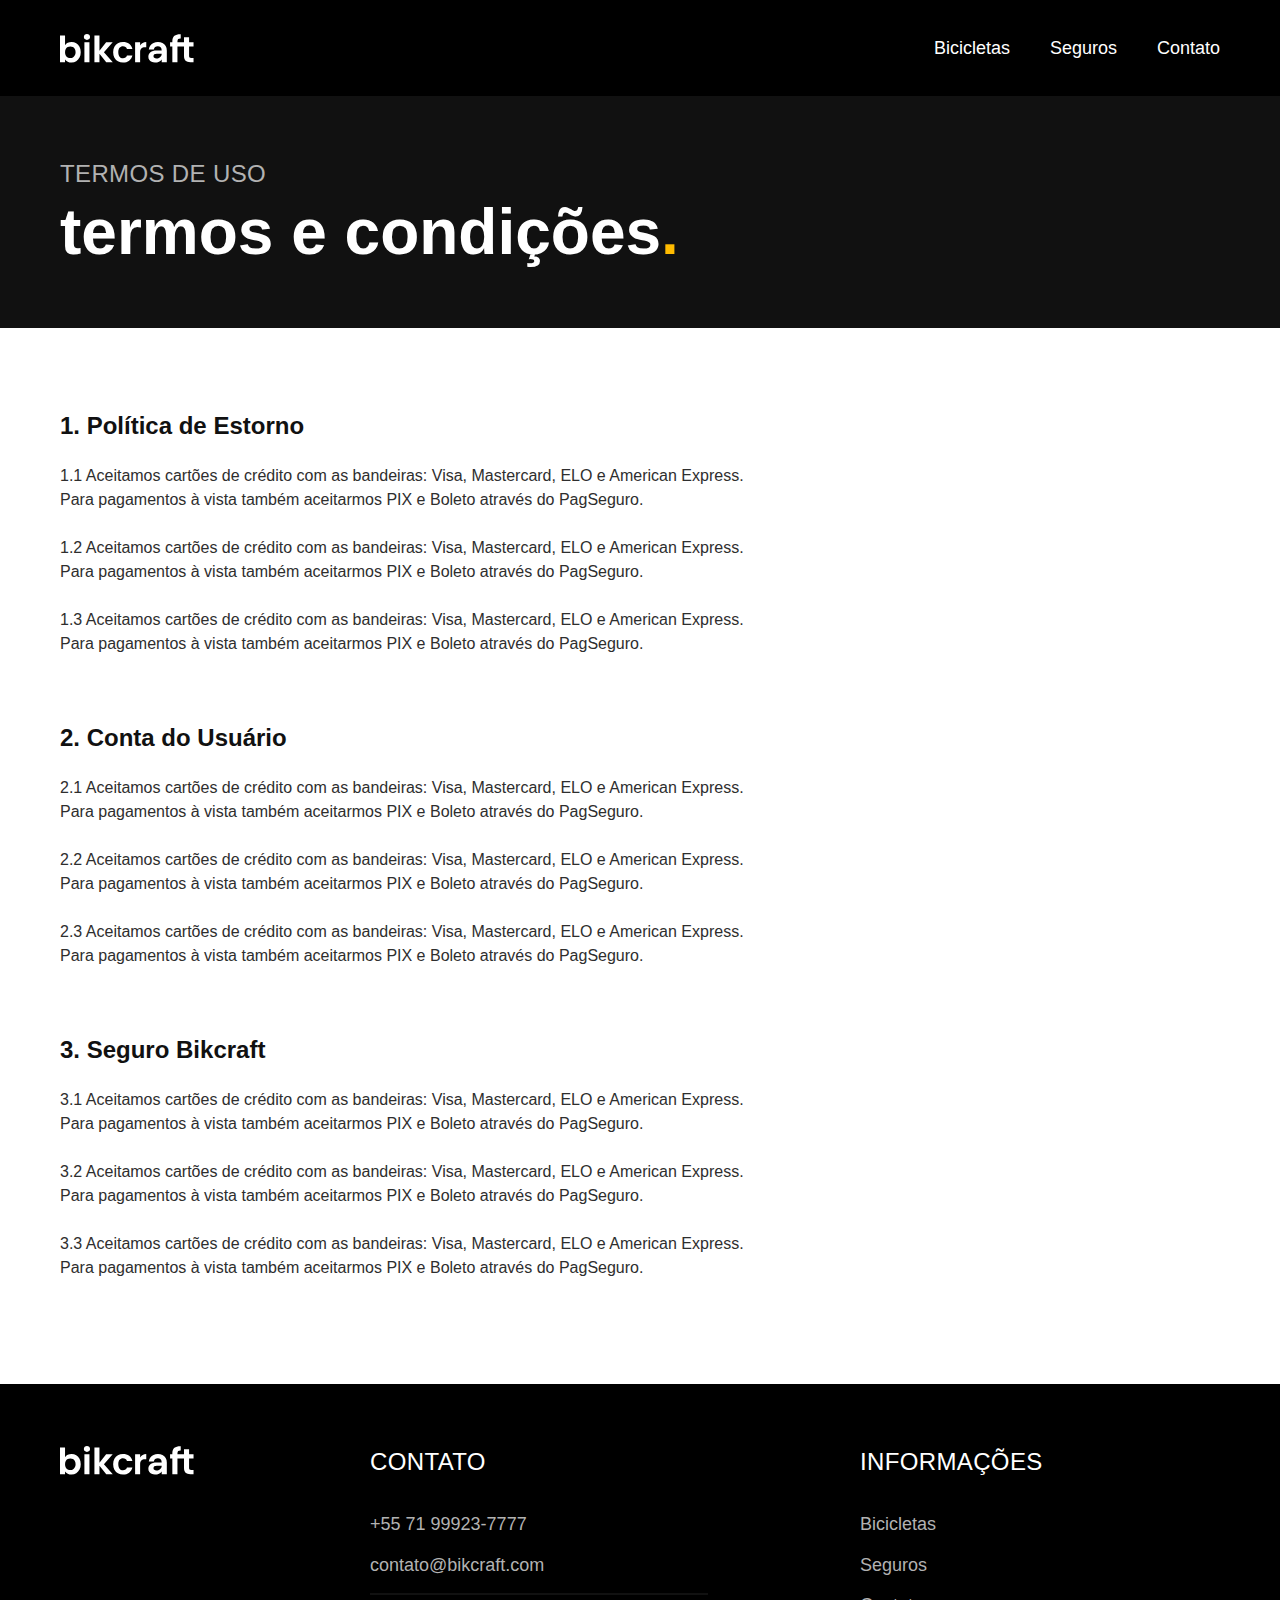
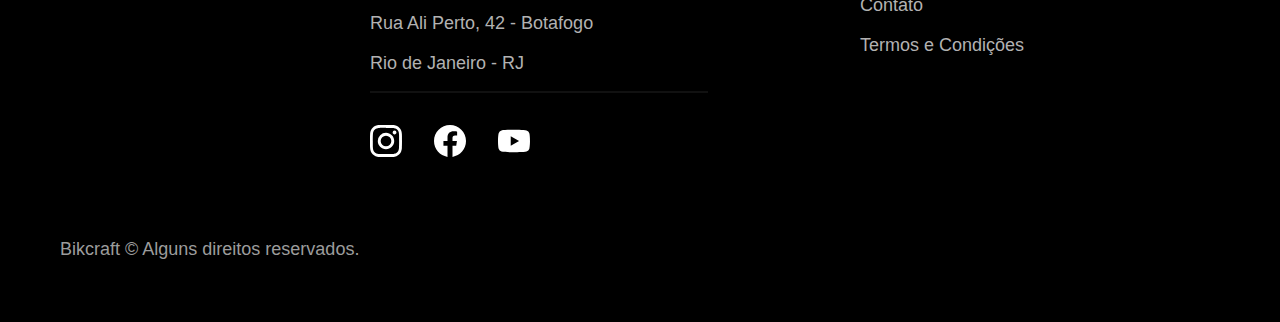
<file: termos.html>
<!DOCTYPE html>
<html lang="pt-br">

<head>
    <meta charset="UTF-8">
    <meta name="viewport" content="width=device-width, initial-scale=1.0">
    <meta name="description" content="Termos e Condições">
    <title>Termos e Condições | Bikcraft</title>
    <link rel="stylesheet" href="./css/style.css">

    <!-- <link rel="preconnect" href="https://fonts.googleapis.com">
    <link rel="preconnect" href="https://fonts.gstatic.com" crossorigin>
    <link href="https://fonts.googleapis.com/css2?family=Merriweather:ital,wght@1,900&family=Poppins:wght@400;600&family=Roboto:wght@400;500&display=swap" rel="stylesheet"> -->
</head>


<body id="termos">
    <header class="header-bg">
        <div class="header container">
            <a href="./">
                <img src="./img/bikcraft.svg" alt="Bikcraft">
            </a>
            <nav aria-label="primaria">
                <ul class="header-menu font-1-m cor-0">
                    <li><a href="./bicicletas.html">Bicicletas</a></li>
                    <li><a href="./seguros.html">Seguros</a></li>
                    <li><a href="./contato.html">Contato</a></li>
                </ul>
            </nav>
        </div>
    </header>


    <main class="titulo-bg">
        <div class="titulo container">
            <p class="font-2-l-b cor-5">termos de uso</p>
            <h1 class="font-1-xxl cor-0">termos e condições<span class="cor-p1">.</span></h1>
        </div>
    </main>


    <article>
        <div class="termos container font-2-s cor-10">
            <div class="termos-items">
                <h2 class="font-1-l cor-11"> 1. Política de Estorno</h2>

                <p>1.1 Aceitamos cartões de crédito com as bandeiras: Visa, Mastercard, ELO e American Express. Para pagamentos à vista também aceitarmos PIX e Boleto através do PagSeguro.</p>

                <p>1.2 Aceitamos cartões de crédito com as bandeiras: Visa, Mastercard, ELO e American Express. Para pagamentos à vista também aceitarmos PIX e Boleto através do PagSeguro.</p>

                <p>1.3 Aceitamos cartões de crédito com as bandeiras: Visa, Mastercard, ELO e American Express. Para pagamentos à vista também aceitarmos PIX e Boleto através do PagSeguro.</p>
            </div>

            <div class="termos-items">
                <h2 class="font-1-l cor-11">2. Conta do Usuário</h2>

                <p>2.1 Aceitamos cartões de crédito com as bandeiras: Visa, Mastercard, ELO e American Express. Para pagamentos à vista também aceitarmos PIX e Boleto através do PagSeguro.</p>

                <p>2.2 Aceitamos cartões de crédito com as bandeiras: Visa, Mastercard, ELO e American Express. Para pagamentos à vista também aceitarmos PIX e Boleto através do PagSeguro.</p>

                <p>2.3 Aceitamos cartões de crédito com as bandeiras: Visa, Mastercard, ELO e American Express. Para pagamentos à vista também aceitarmos PIX e Boleto através do PagSeguro.</p>
            </div>

            <div class="termos-items">
                <h2 class="font-1-l cor-11">3. Seguro Bikcraft</h2>

                <p>3.1 Aceitamos cartões de crédito com as bandeiras: Visa, Mastercard, ELO e American Express. Para pagamentos à vista também aceitarmos PIX e Boleto através do PagSeguro.</p>

                <p>3.2 Aceitamos cartões de crédito com as bandeiras: Visa, Mastercard, ELO e American Express. Para pagamentos à vista também aceitarmos PIX e Boleto através do PagSeguro.</p>

                <p>3.3 Aceitamos cartões de crédito com as bandeiras: Visa, Mastercard, ELO e American Express. Para pagamentos à vista também aceitarmos PIX e Boleto através do PagSeguro.</p>
            </div>


        </div>


    </article>




    <footer class="footer-bg">
        <div class="container footer">
            <img src="./img/bikcraft.svg" alt="Bikcraft">
            <div class="footer-contato">
                <h3 class="font-2-l-b cor-0">Contato</h3>
                <ul class="font-2-m cor-5">
                    <li><a href="tel:+5571999237777">+55 71 99923-7777</a></li>
                    <li><a href="mailto:contato@bikcraft.com">contato@bikcraft.com</a></li>
                    <li>Rua Ali Perto, 42 - Botafogo</li>
                    <li>Rio de Janeiro - RJ</li>
                </ul>
                <div class="footer-redes">
                    <a href="">
                        <img src="./img/redes/instagram.svg" alt="Instagram">
                    </a>
                    <a href="">
                        <img src="./img/redes/facebook.svg" alt="Facebook">
                    </a>
                    <a href="">
                        <img src="./img/redes/youtube.svg" alt="YouTube">
                    </a>
                </div>

            </div>

            <div class="footer-informacoes">
                <h3 class="font-2-l-b cor-0">Informações</h3>
                <nav>
                    <ul class="font-1-m cor-5">
                        <li><a href="./bicicletas.html">Bicicletas</a></li>
                        <li><a href="./seguros.html">Seguros</a></li>
                        <li><a href="./contato.html">Contato</a></li>
                        <li><a href="./termos.html">Termos e Condições</a></li>
                    </ul>
                </nav>
            </div>

            <p class="footer-copy font-2-m cor-6">Bikcraft © Alguns direitos reservados.</p>

        </div>

    </footer>

</body>

</html>
</file>
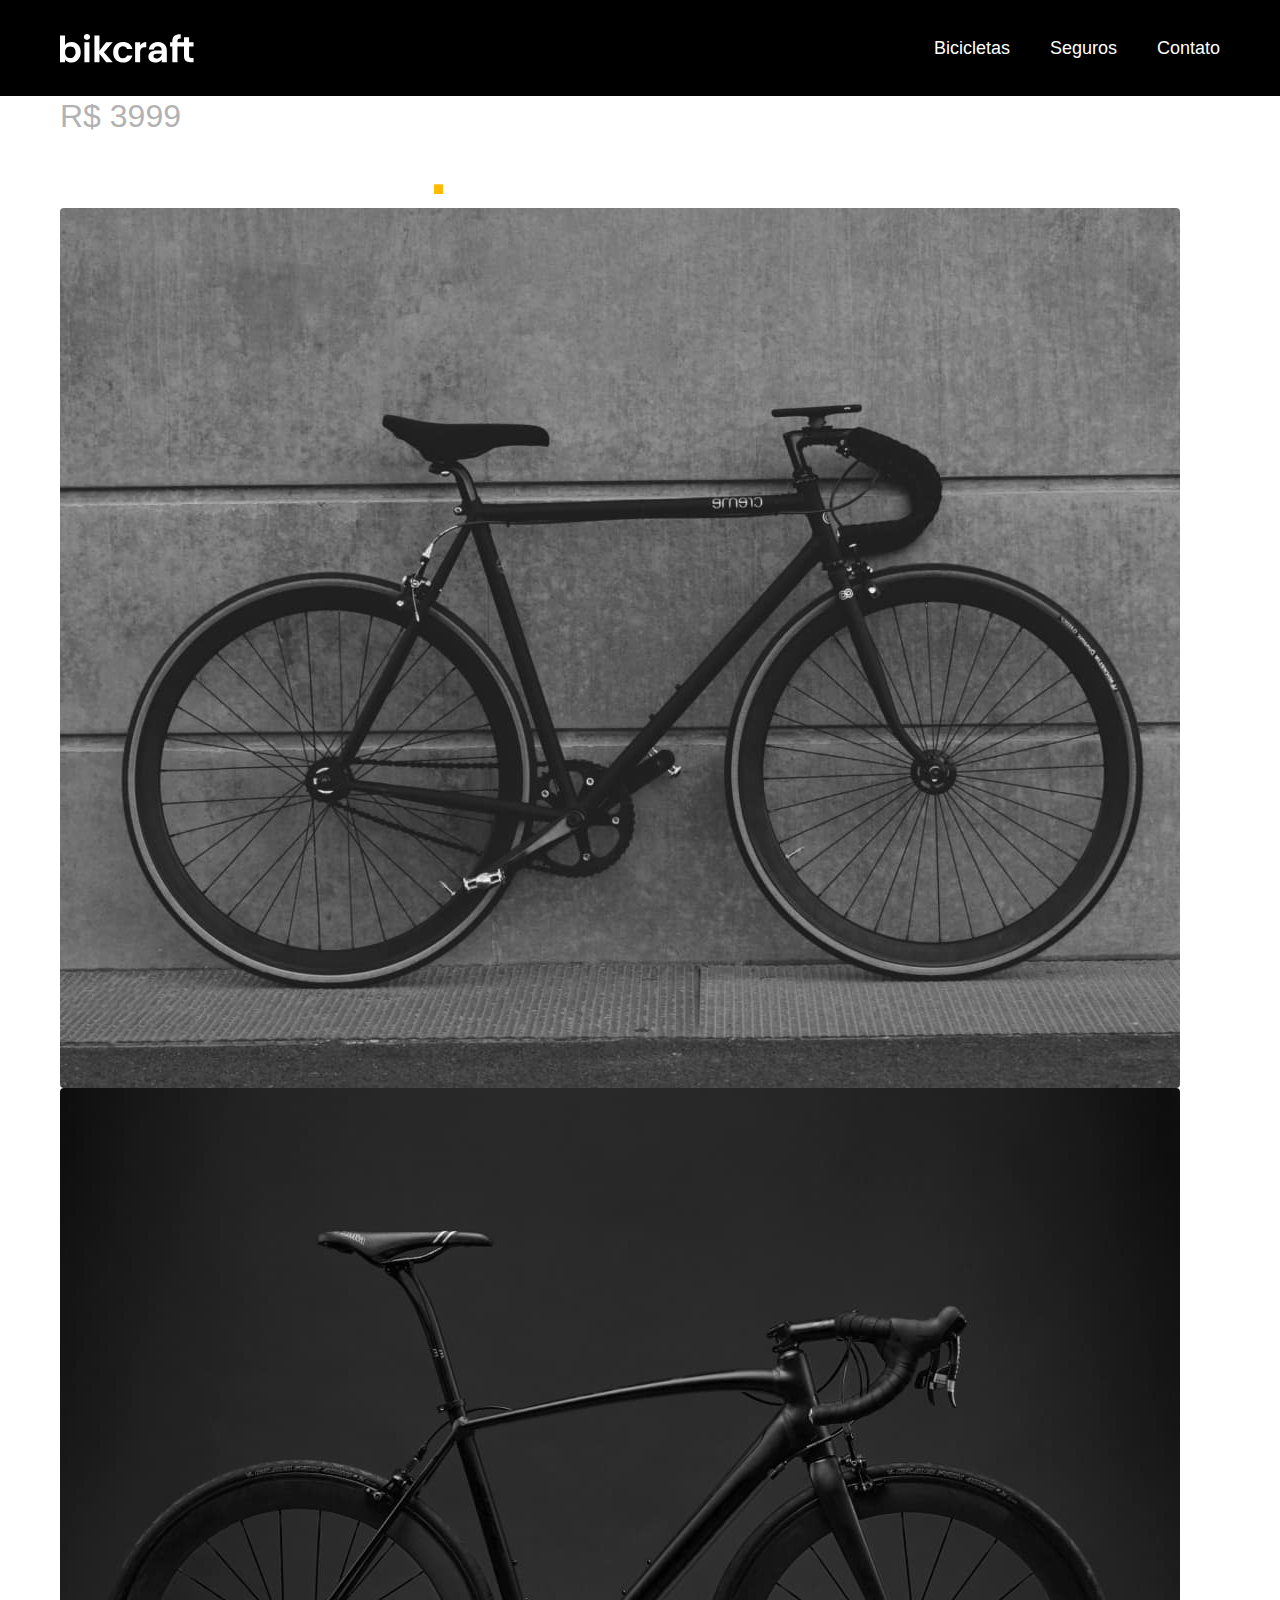
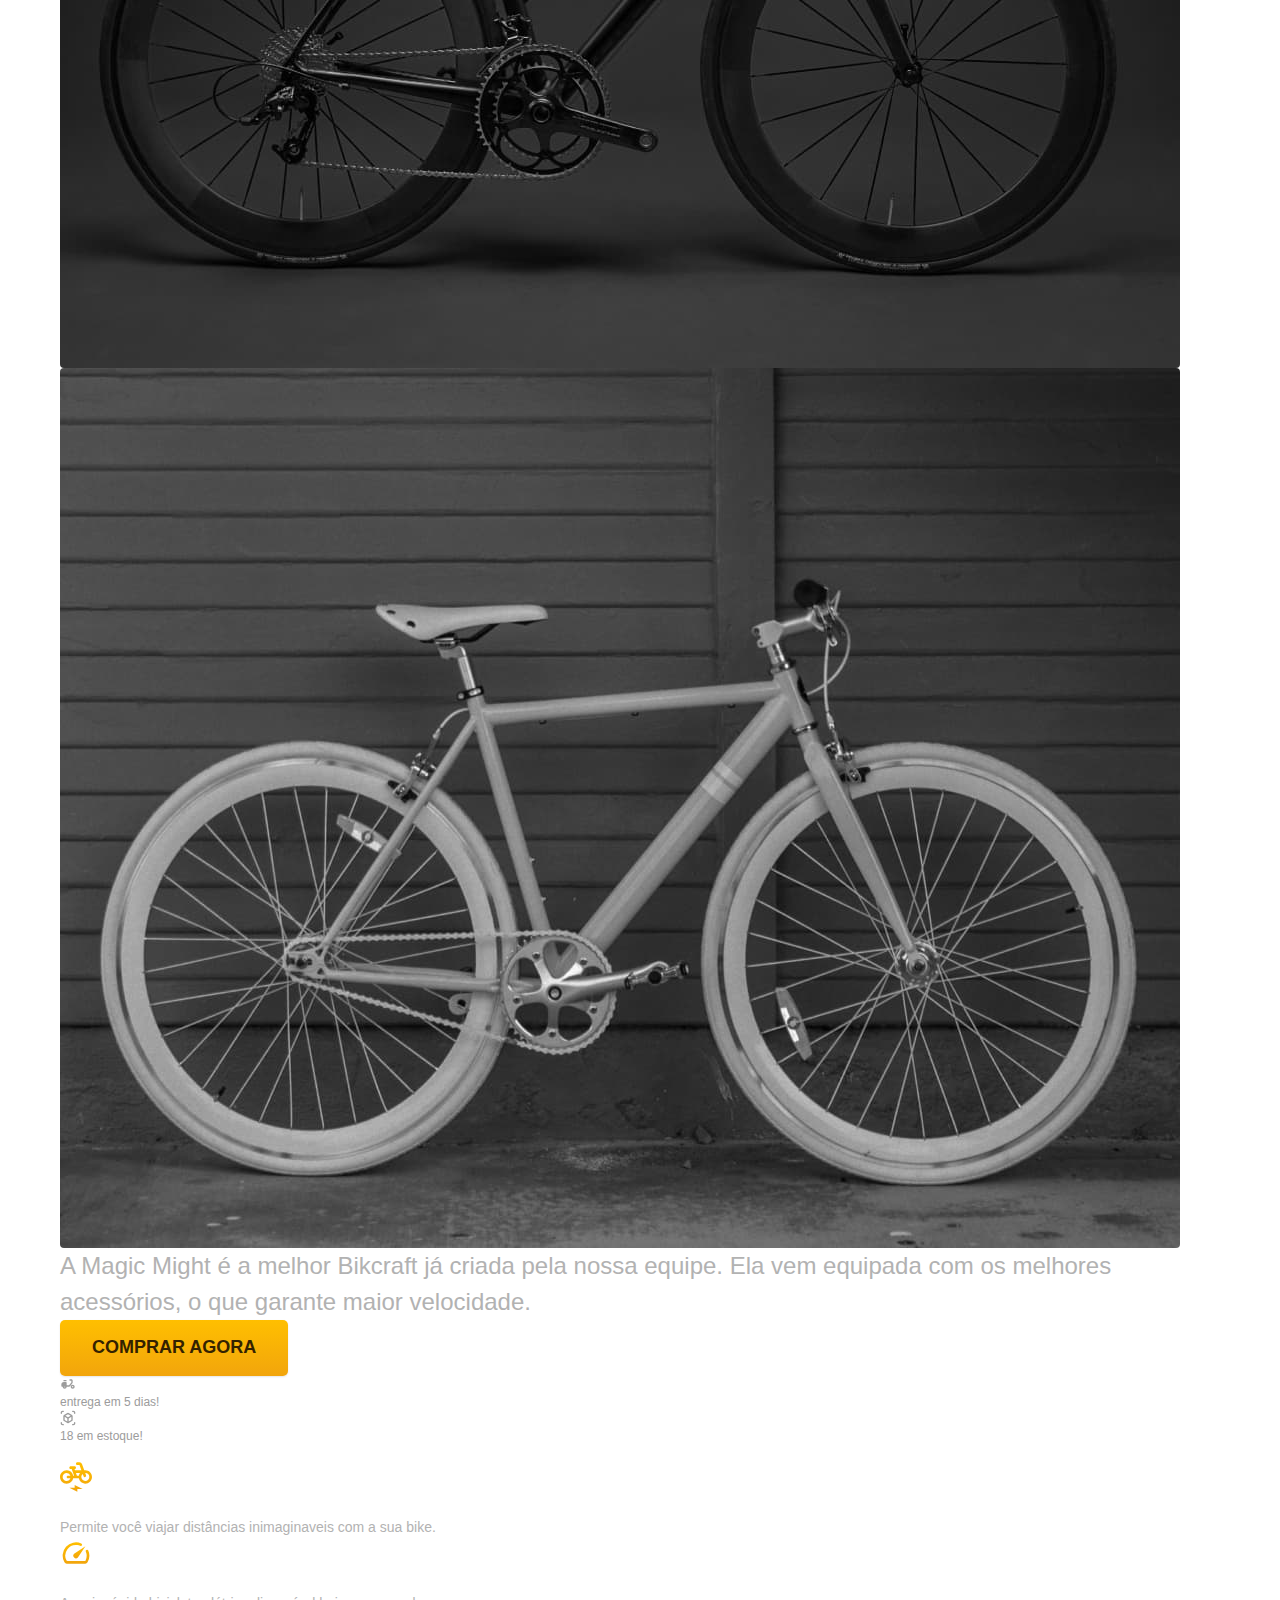
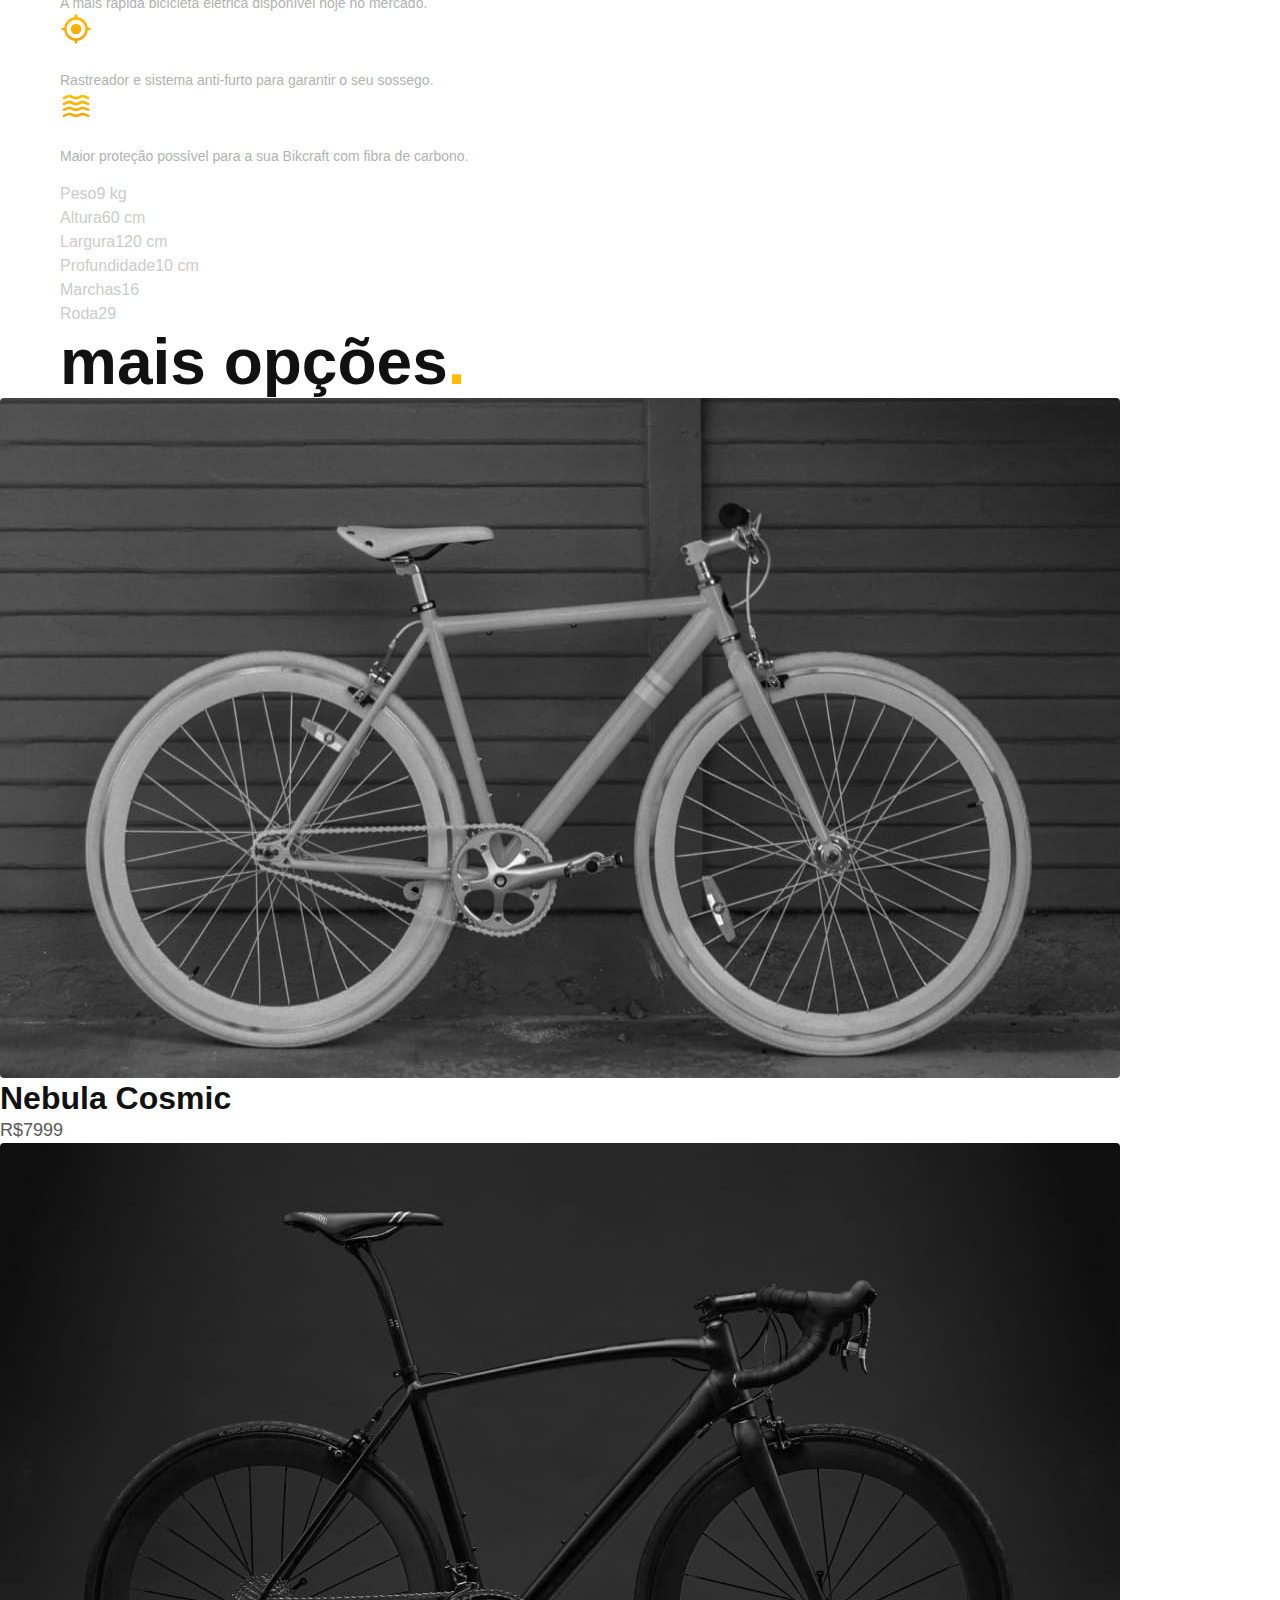
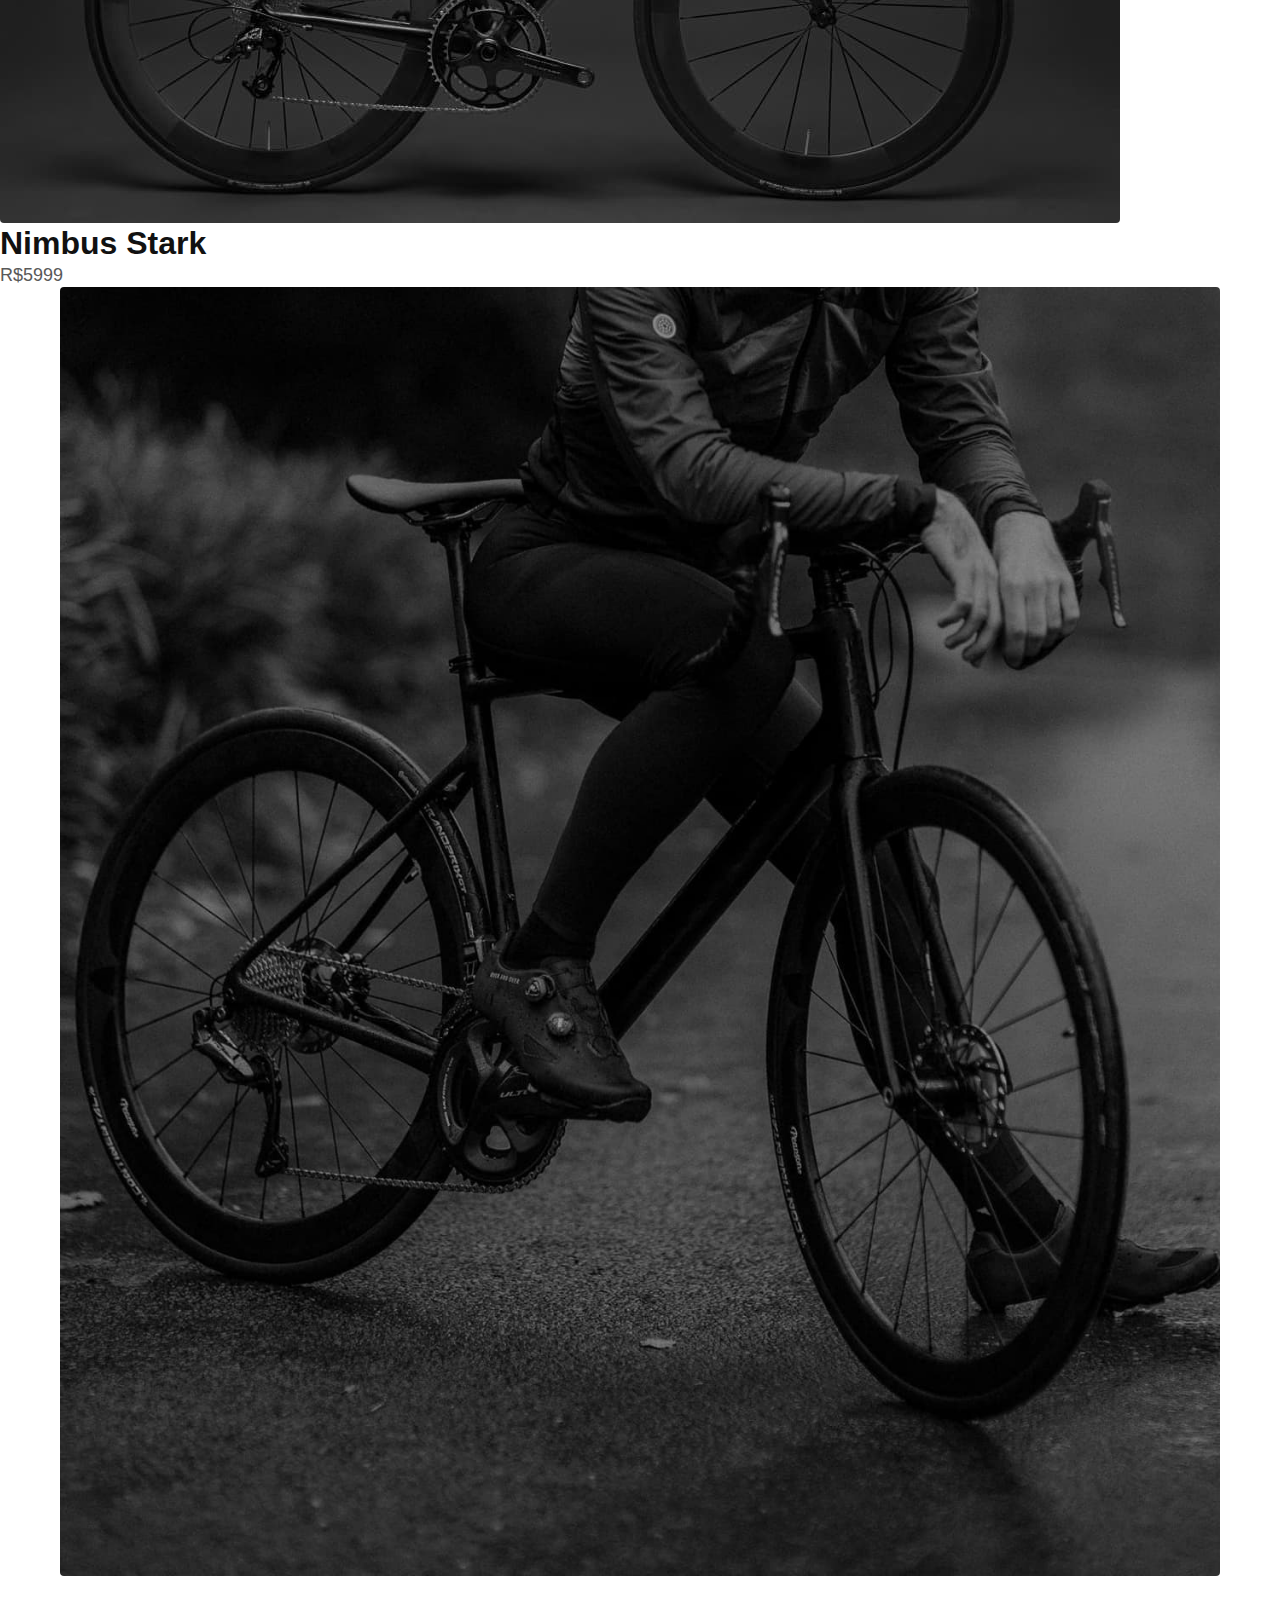
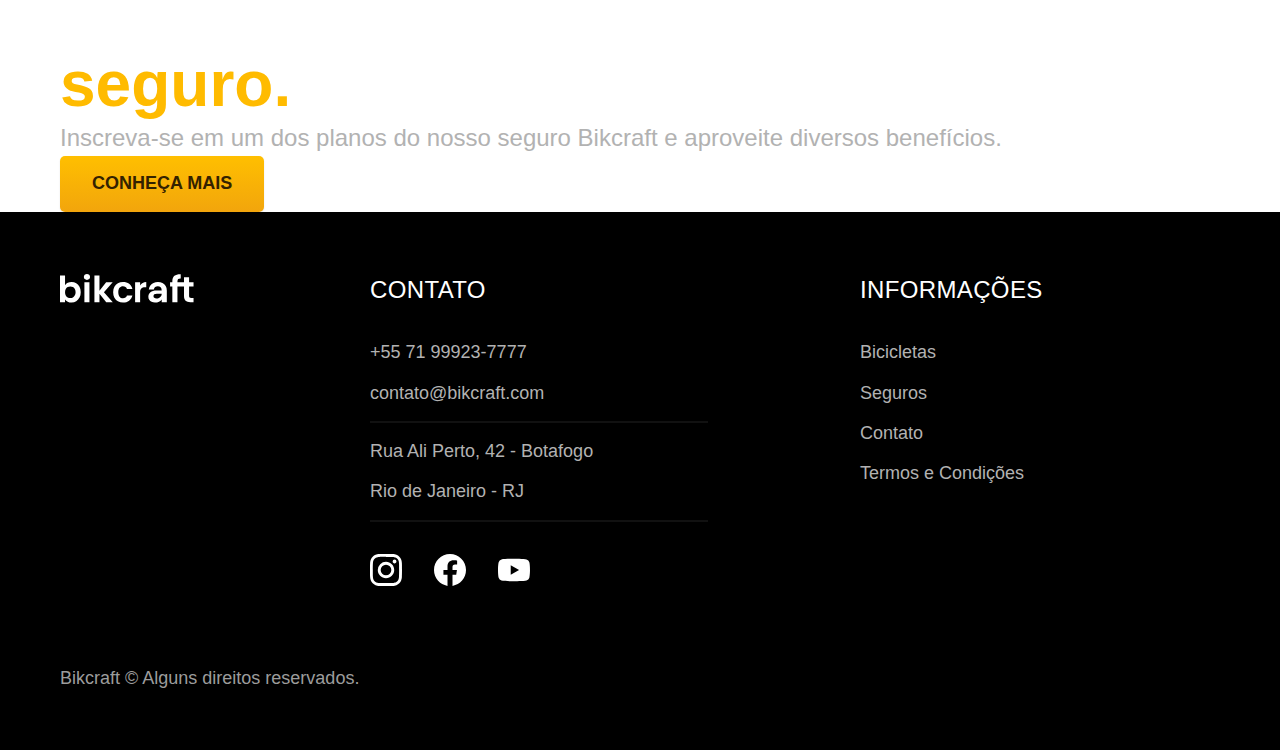
<file: bicicletas/magic.html>
<!DOCTYPE html>
<html lang="pt-br">
  <head>
    <meta charset="UTF-8" />
    <meta name="viewport" content="width=device-width, initial-scale=1.0" />
    <meta name="description" content="Bicicleta" />
    <title>Magic Might | Bikcraft</title>
    <link rel="stylesheet" href="../css/style.css" />

    <!-- <link rel="preconnect" href="https://fonts.googleapis.com">
    <link rel="preconnect" href="https://fonts.gstatic.com" crossorigin>
    <link href="https://fonts.googleapis.com/css2?family=Merriweather:ital,wght@1,900&family=Poppins:wght@400;600&family=Roboto:wght@400;500&display=swap" rel="stylesheet"> -->
  </head>

  <body id="magic">
    <header class="header-bg">
      <div class="header container">
        <a href="../">
          <img src="../img/bikcraft.svg" alt="Bikcraft" />
        </a>
        <nav aria-label="primaria">
          <ul class="header-menu font-1-m cor-0">
            <li><a href="../bicicletas.html">Bicicletas</a></li>
            <li><a href="../seguros.html">Seguros</a></li>
            <li><a href="../contato.html">Contato</a></li>
          </ul>
        </nav>
      </div>
    </header>

    <main class="bicicleta-bg">
      <div class="bicicleta container">
        <div class="bicicleta-titulo">
          <p class="font-2-xl cor-5">R$ 3999</p>
          <h1 class="font-1-xxl cor-0">
            Magic Might<span class="cor-p1">.</span>
          </h1>
        </div>
        <div class="bicicleta-imagens">
          <img src="../img/bicicleta/nimbus2.jpg" alt="" />
          <img src="../img/bicicleta/nimbus1.jpg" alt="" />
          <img src="../img/bicicleta/nimbus3.jpg" alt="" />
        </div>

        <div class="bicicleta-conteudo">
          <p class="font-2-l cor-5">
            A Magic Might é a melhor Bikcraft já criada pela nossa equipe. Ela
            vem equipada com os melhores acessórios, o que garante maior
            velocidade.
          </p>
          <div class="bicicleta-comprar">
            <a class="btn" href="">comprar agora</a>
            <span class="font-1-xs cor-6">
              <img src="../img/icones/entrega.svg" alt="" />
              entrega em 5 dias!
            </span>

            <span class="font-1-xs cor-6">
              <img src="../img/icones/estoque.svg" alt="" />
              18 em estoque!
            </span>
          </div>

          <h2 class="font-1-xs cor-0">INFORMAÇÕES</h2>
          <ul class="bicicleta-info">
            <li>
              <img src="../img/icones/eletrica.svg" alt="" />
              <h3 class="font-1-m cor-0">Motor Eletrico</h3>
              <p class="font-2-xs cor-5">
                Permite você viajar distâncias inimaginaveis com a sua bike.
              </p>
            </li>
            <li>
              <img src="../img/icones/velocidade.svg" alt="" />
              <h3 class="font-1-m cor-0">50km/h</h3>
              <p class="font-2-xs cor-5">
                A mais rápida bicicleta elétrica disponível hoje no mercado.
              </p>
            </li>
            <li>
              <img src="../img/icones/rastreador.svg" alt="" />
              <h3 class="font-1-m cor-0">Rastreador</h3>
              <p class="font-2-xs cor-5">
                Rastreador e sistema anti-furto para garantir o seu sossego.
              </p>
            </li>
            <li>
              <img src="../img/icones/carbono.svg" alt="" />
              <h3 class="font-1-m cor-0">Fibra de Carbono</h3>
              <p class="font-2-xs cor-5">
                Maior proteção possível para a sua Bikcraft com fibra de
                carbono.
              </p>
            </li>
          </ul>

          <h2 class="font-1-xs cor-0">FICHA TÉCNICA</h2>
          <ul class="bicicleta-ficha font-2-s cor-4">
            <li>Peso<span>9 kg</span></li>
            <li>Altura<span>60 cm</span></li>
            <li>Largura<span>120 cm</span></li>
            <li>Profundidade<span>10 cm</span></li>
            <li>Marchas<span>16</span></li>
            <li>Roda<span>29</span></li>
          </ul>
        </div>
      </div>
    </main>

    <article class="bicicleta-lista">
      <h2 class="font-1-xxl container">
        mais opções<span class="cor-p1">.</span>
      </h2>

      <ul>
        <li>
          <a href="../bicicletas/nebula.html">
            <img src="../img/bicicletas/nebula.jpg" alt="Bicicleta Eletrica" />
            <h3 class="font-1-xl">Nebula Cosmic</h3>
            <span class="font-2-m cor-8">R$7999</span>
          </a>
        </li>

        <li>
          <a href="../bicicletas/nimbus.html">
            <img src="../img/bicicletas/nimbus.jpg" alt="Bicicleta Eletrica" />
            <h3 class="font-1-xl">Nimbus Stark</h3>
            <span class="font-2-m cor-8">R$5999</span>
          </a>
        </li>
      </ul>
    </article>

    <article class="seguro-bg">
      <div class="seguro container">
        <div class="seguro-imagem">
          <img src="../img/fotos/seguros.jpg" alt="" />
        </div>
        <div class="seguro-conteudo">
          <h2 class="font-1-xxl cor-0">
            Pedale mais tranquilo com o nosso
            <span class="cor-p1">seguro.</span>
          </h2>
          <p class="font-2-l cor-5">
            Inscreva-se em um dos planos do nosso seguro Bikcraft e aproveite
            diversos benefícios.
          </p>
          <a href="./bicicletas.html" class="btn">conheça mais</a>
        </div>
      </div>
    </article>

    <footer class="footer-bg">
      <div class="container footer">
        <img src="../img/bikcraft.svg" alt="Bikcraft" />
        <div class="footer-contato">
          <h3 class="font-2-l-b cor-0">Contato</h3>
          <ul class="font-2-m cor-5">
            <li><a href="tel:+5571999237777">+55 71 99923-7777</a></li>
            <li>
              <a href="mailto:contato@bikcraft.com">contato@bikcraft.com</a>
            </li>
            <li>Rua Ali Perto, 42 - Botafogo</li>
            <li>Rio de Janeiro - RJ</li>
          </ul>
          <div class="footer-redes">
            <a href="">
              <img src="../img/redes/instagram.svg" alt="Instagram" />
            </a>
            <a href="">
              <img src="../img/redes/facebook.svg" alt="Facebook" />
            </a>
            <a href="">
              <img src="../img/redes/youtube.svg" alt="YouTube" />
            </a>
          </div>
        </div>

        <div class="footer-informacoes">
          <h3 class="font-2-l-b cor-0">Informações</h3>
          <nav>
            <ul class="font-1-m cor-5">
              <li><a href="../bicicletas.html">Bicicletas</a></li>
              <li><a href="../seguros.html">Seguros</a></li>
              <li><a href="../contato.html">Contato</a></li>
              <li><a href="../termos.html">Termos e Condições</a></li>
            </ul>
          </nav>
        </div>

        <p class="footer-copy font-2-m cor-6">
          Bikcraft © Alguns direitos reservados.
        </p>
      </div>
    </footer>
  </body>
</html>
</file>
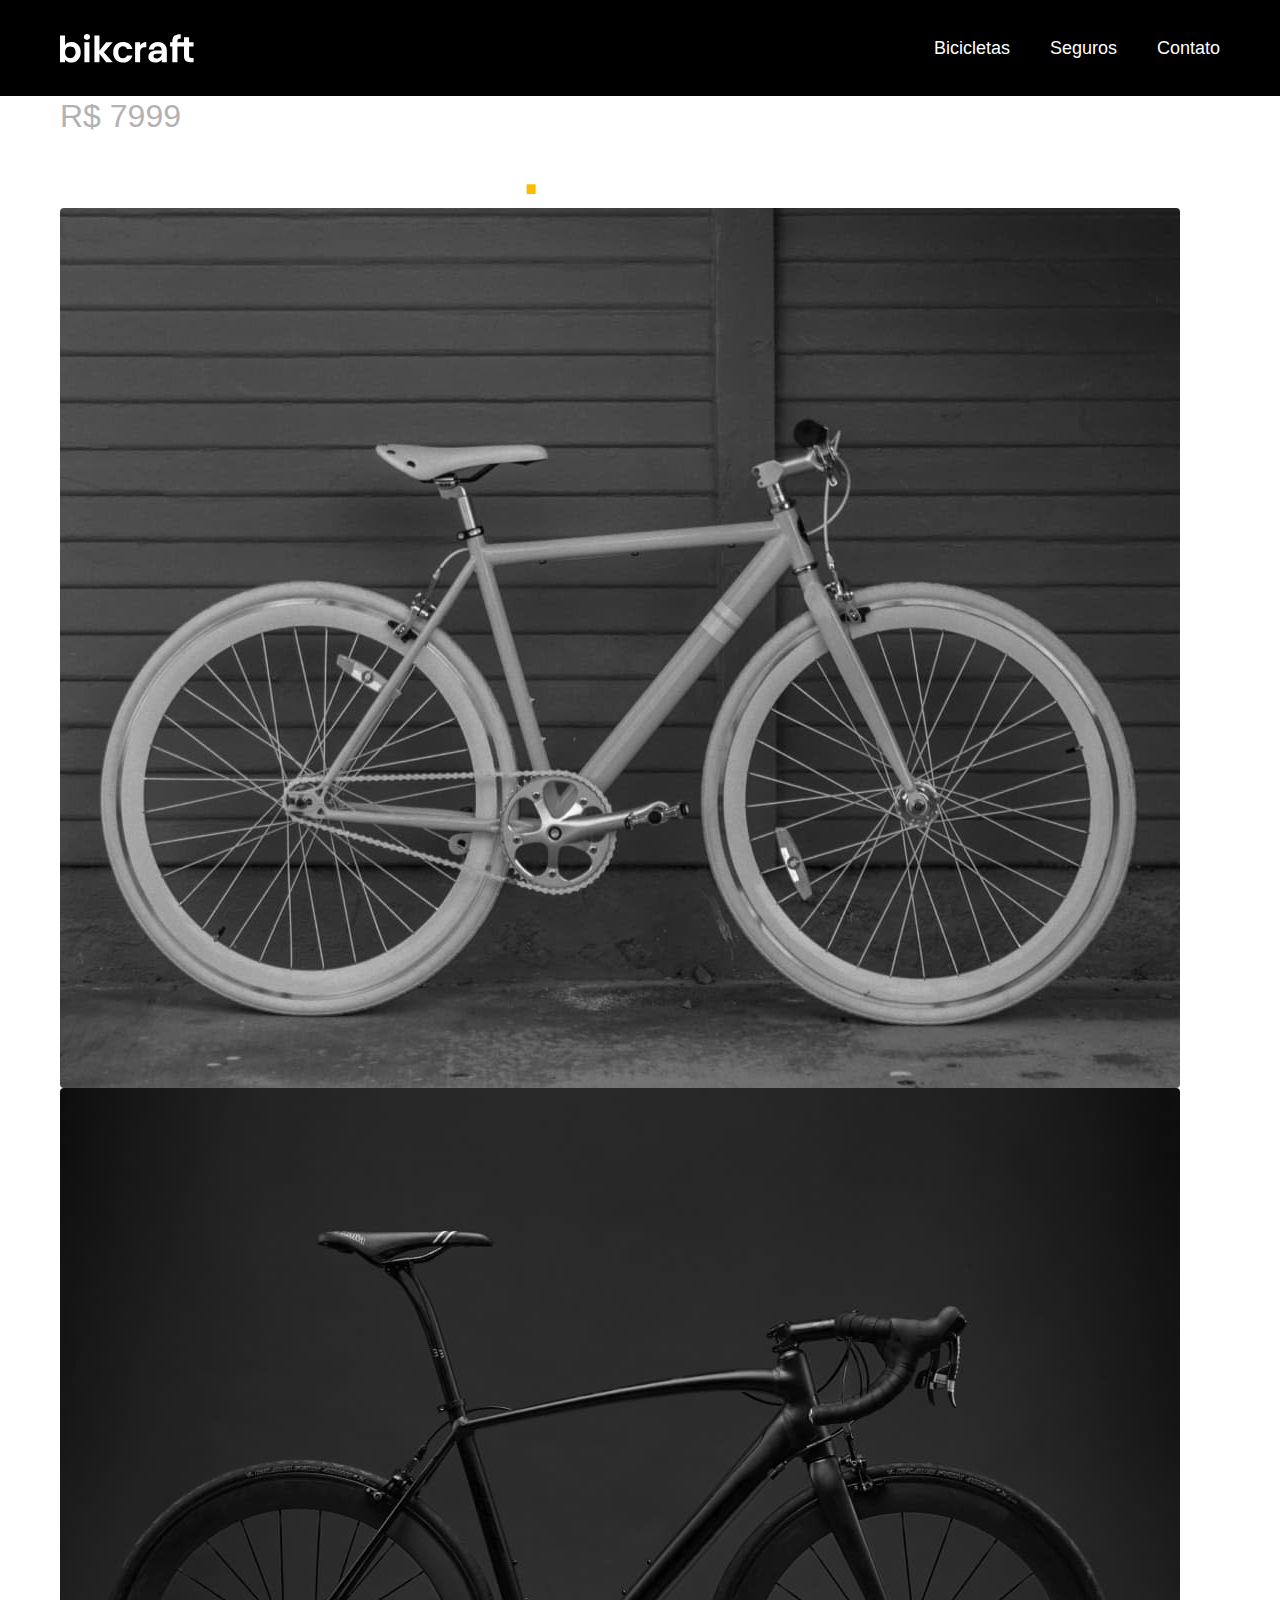
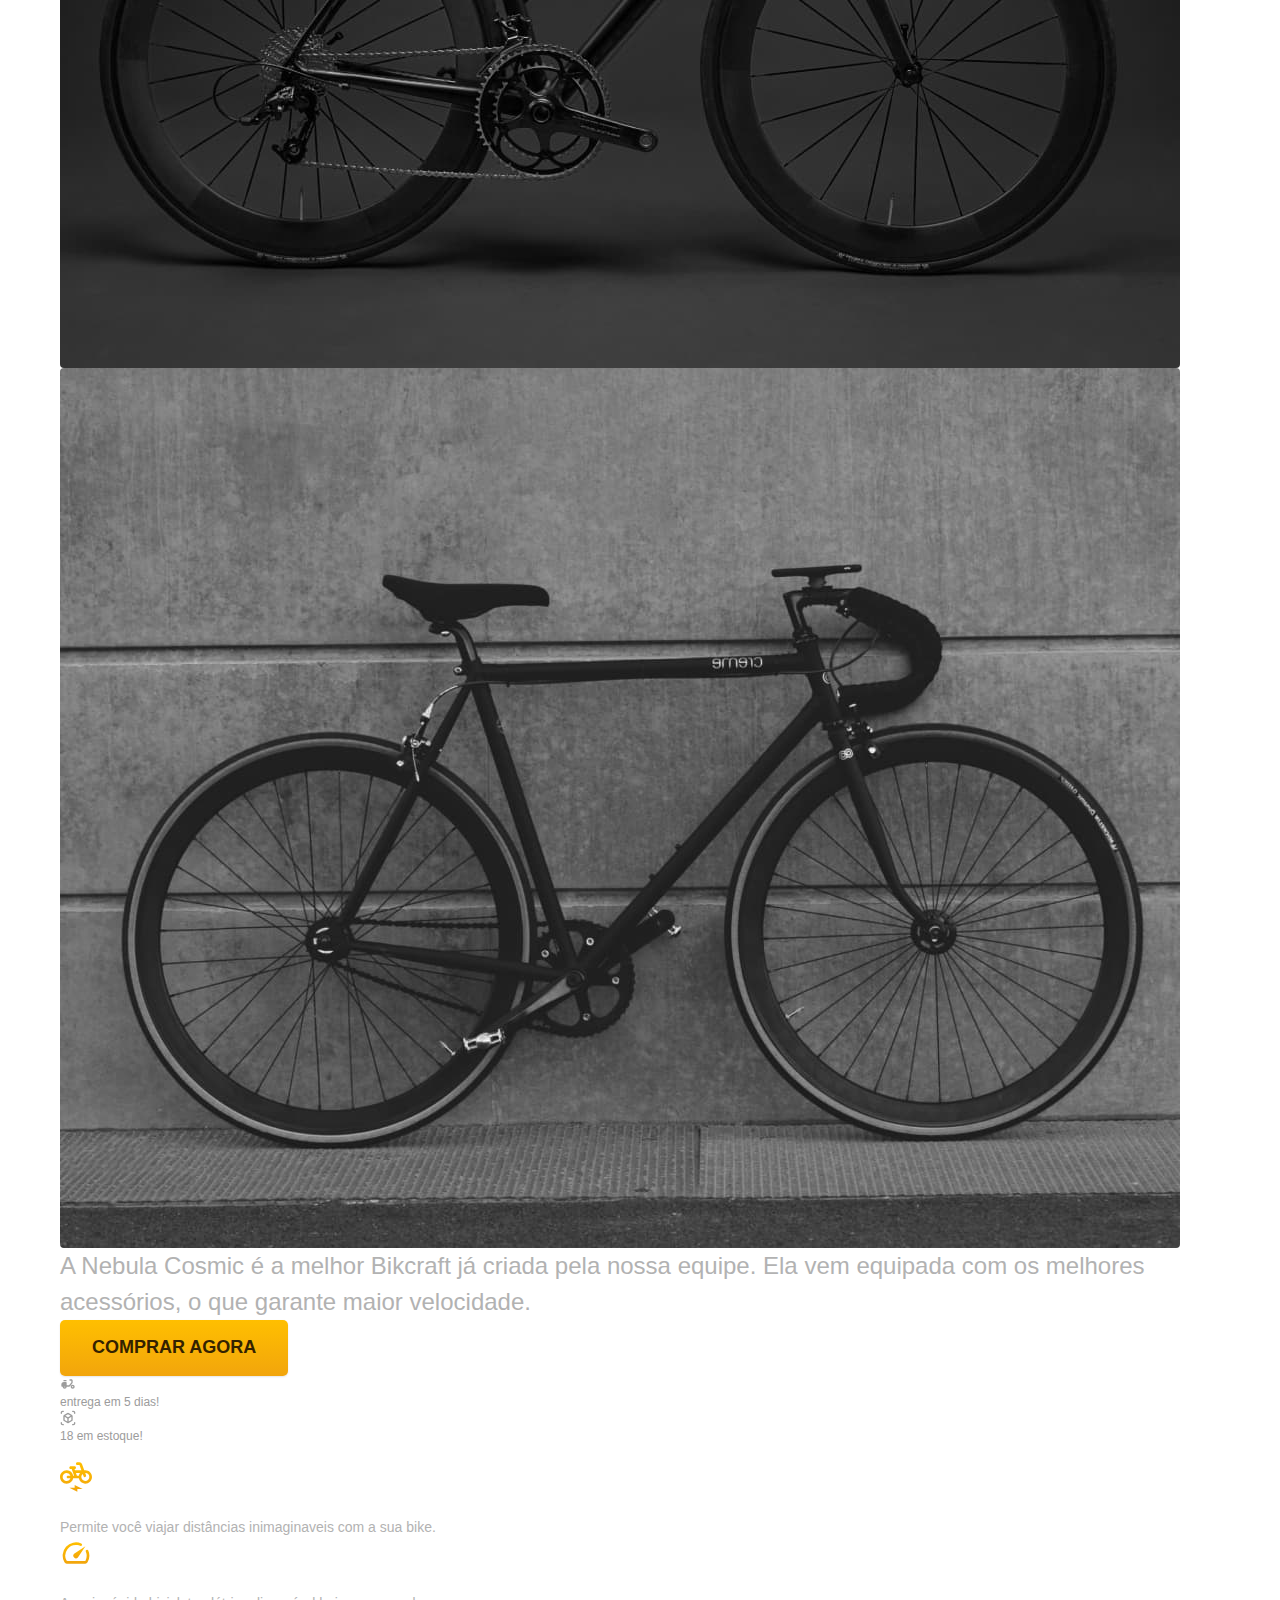
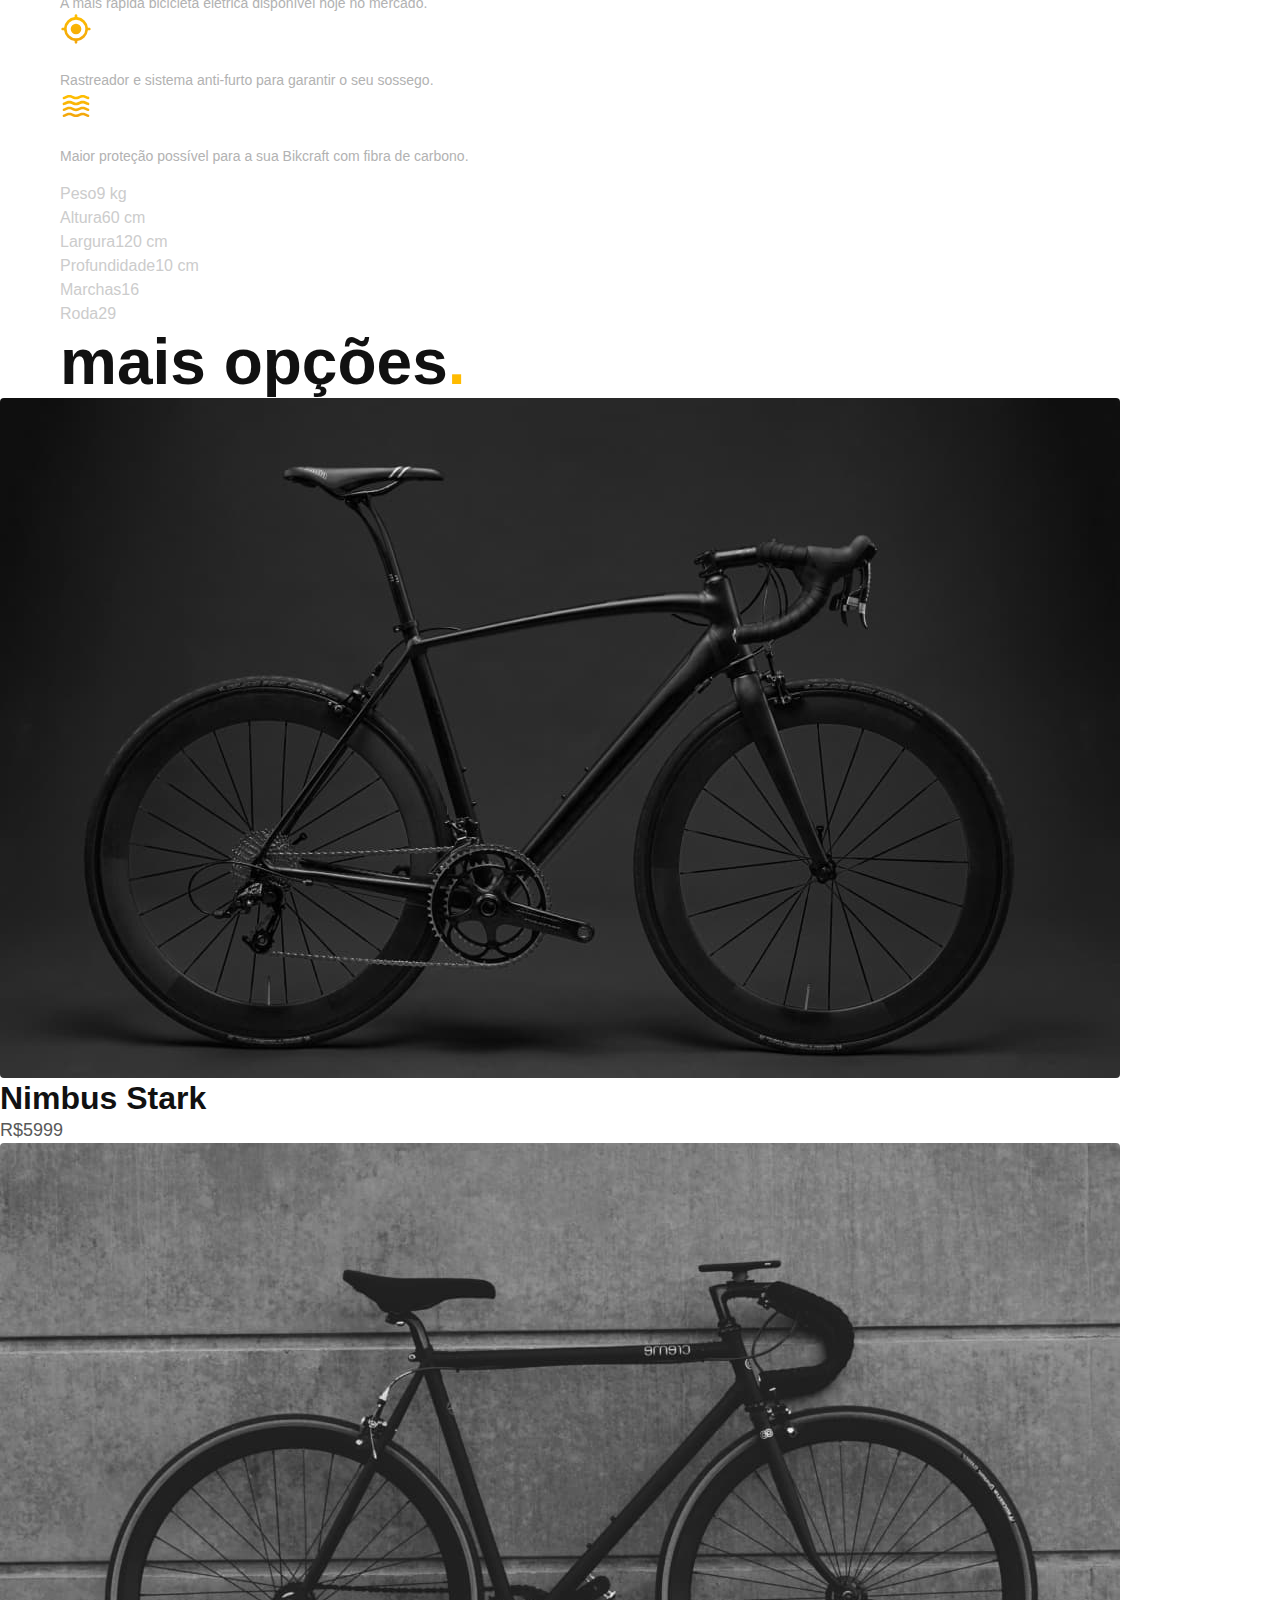
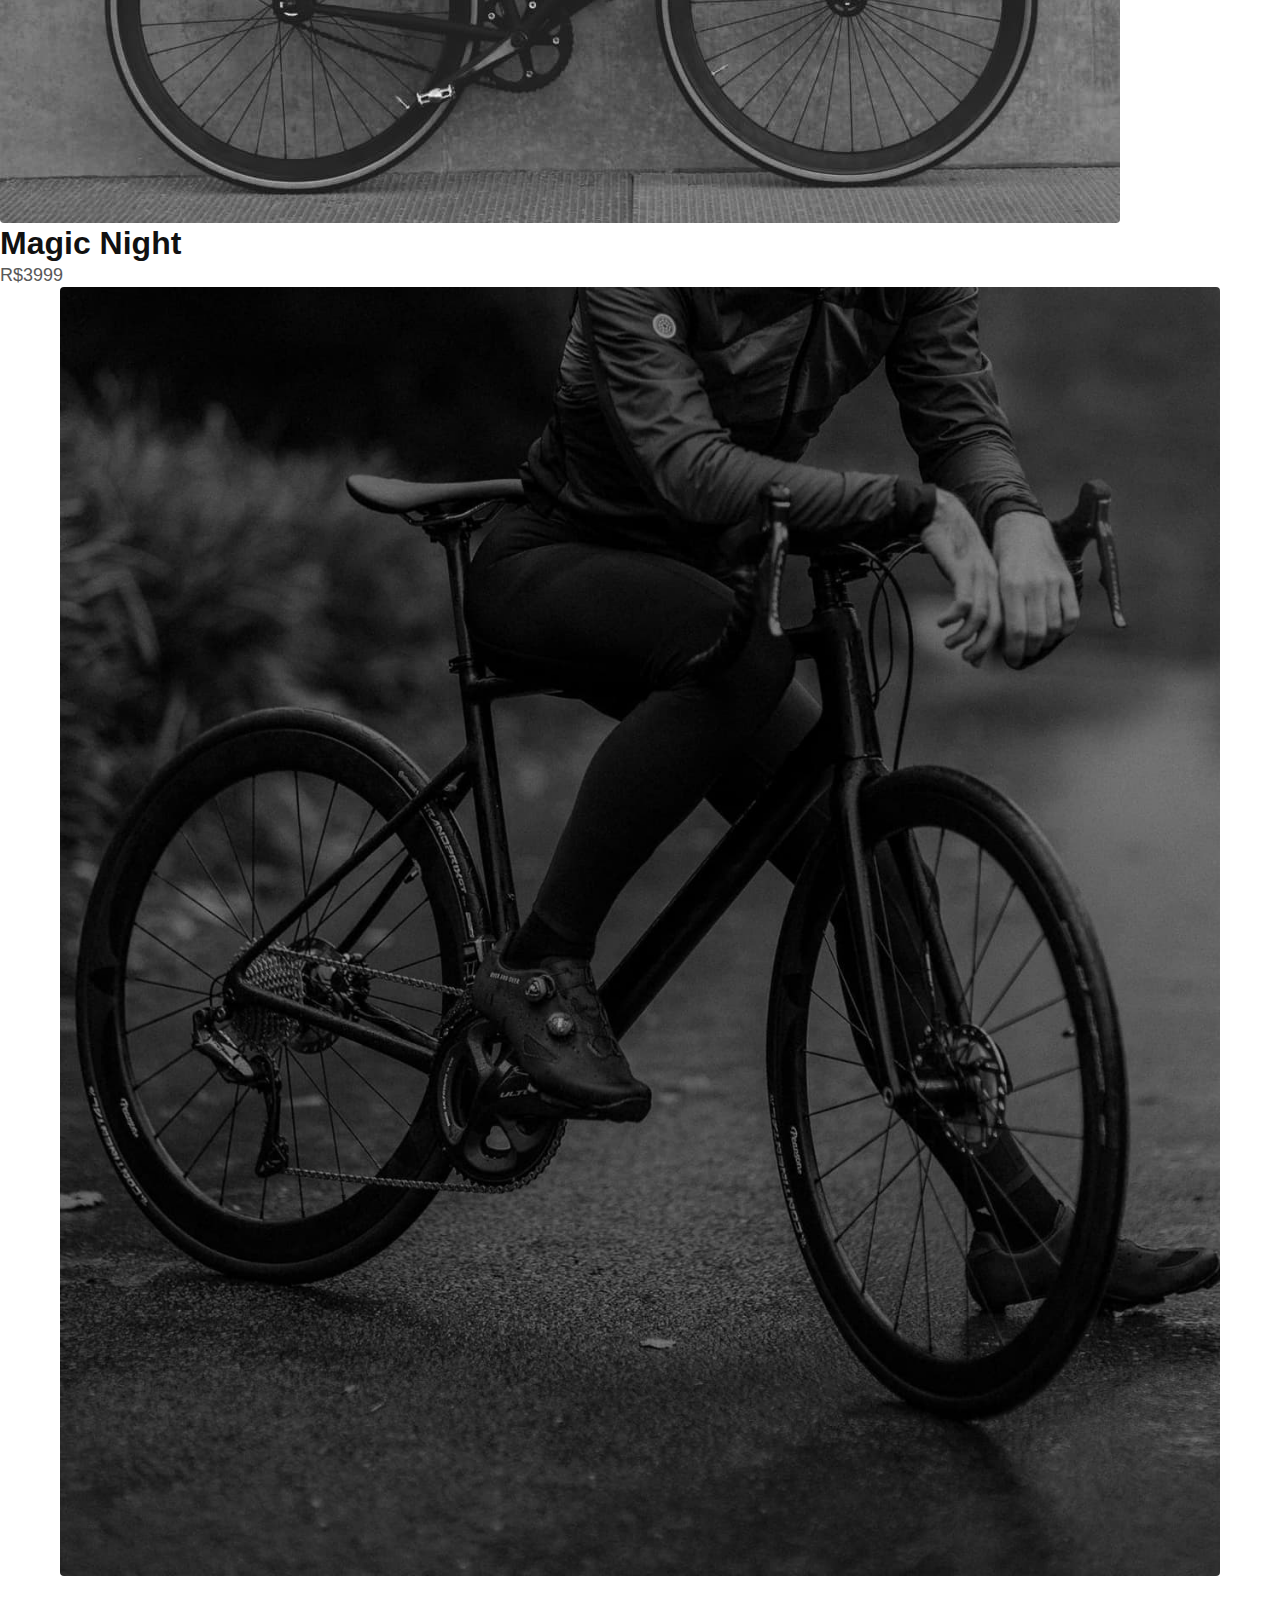
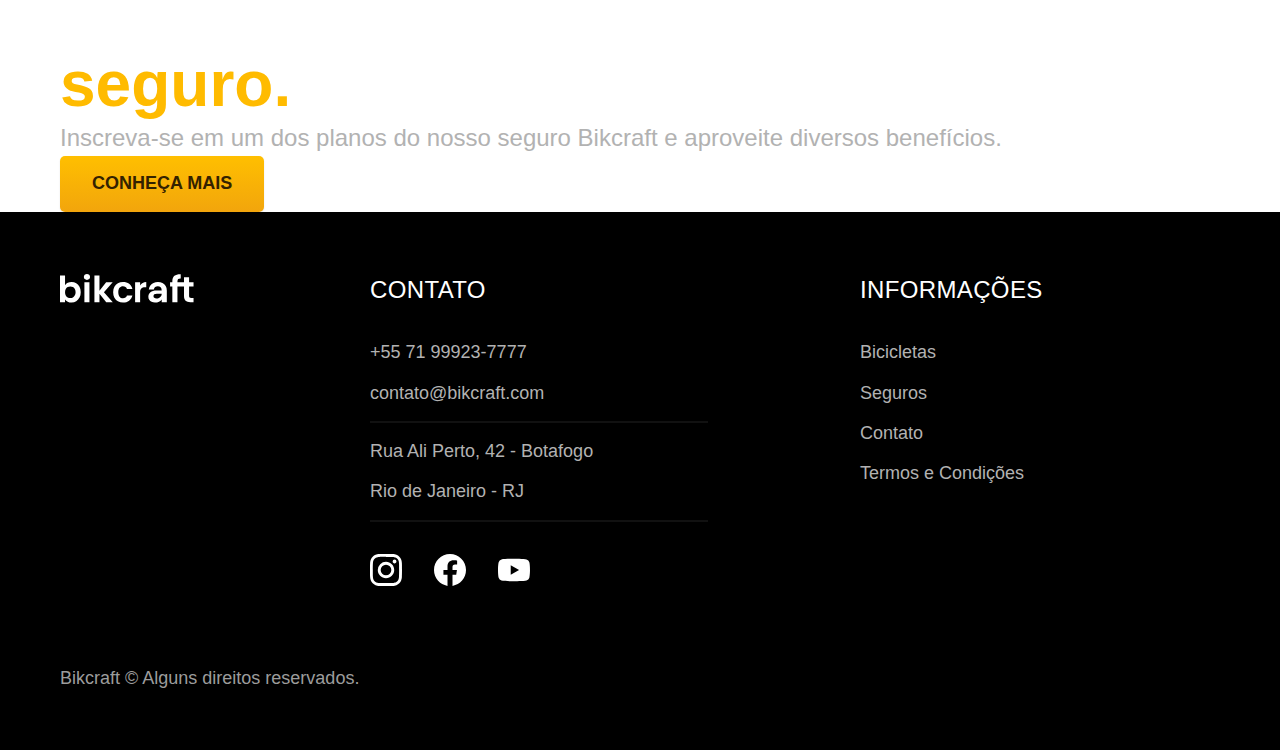
<file: bicicletas/nebula.html>
<!DOCTYPE html>
<html lang="pt-br">
  <head>
    <meta charset="UTF-8" />
    <meta name="viewport" content="width=device-width, initial-scale=1.0" />
    <meta name="description" content="Bicicleta" />
    <title>Nebula Cosmic | Bikcraft</title>
    <link rel="stylesheet" href="../css/style.css" />

    <!-- <link rel="preconnect" href="https://fonts.googleapis.com">
    <link rel="preconnect" href="https://fonts.gstatic.com" crossorigin>
    <link href="https://fonts.googleapis.com/css2?family=Merriweather:ital,wght@1,900&family=Poppins:wght@400;600&family=Roboto:wght@400;500&display=swap" rel="stylesheet"> -->
  </head>

  <body id="nebula">
    <header class="header-bg">
      <div class="header container">
        <a href="../">
          <img src="../img/bikcraft.svg" alt="Bikcraft" />
        </a>
        <nav aria-label="primaria">
          <ul class="header-menu font-1-m cor-0">
            <li><a href="../bicicletas.html">Bicicletas</a></li>
            <li><a href="../seguros.html">Seguros</a></li>
            <li><a href="../contato.html">Contato</a></li>
          </ul>
        </nav>
      </div>
    </header>

    <main class="bicicleta-bg">
      <div class="bicicleta container">
        <div class="bicicleta-titulo">
          <p class="font-2-xl cor-5">R$ 7999</p>
          <h1 class="font-1-xxl cor-0">
            Nebula Cosmic<span class="cor-p1">.</span>
          </h1>
        </div>
        <div class="bicicleta-imagens">
          <img src="../img/bicicleta/nimbus3.jpg" alt="" />
          <img src="../img/bicicleta/nimbus1.jpg" alt="" />
          <img src="../img/bicicleta/nimbus2.jpg" alt="" />
          
        </div>

        <div class="bicicleta-conteudo">
          <p class="font-2-l cor-5">
            A Nebula Cosmic é a melhor Bikcraft já criada pela nossa equipe. Ela
            vem equipada com os melhores acessórios, o que garante maior
            velocidade.
          </p>
          <div class="bicicleta-comprar">
            <a class="btn" href="">comprar agora</a>
            <span class="font-1-xs cor-6">
              <img src="../img/icones/entrega.svg" alt="" />
              entrega em 5 dias!
            </span>

            <span class="font-1-xs cor-6">
              <img src="../img/icones/estoque.svg" alt="" />
              18 em estoque!
            </span>
          </div>

          <h2 class="font-1-xs cor-0">INFORMAÇÕES</h2>
          <ul class="bicicleta-info">
            <li>
              <img src="../img/icones/eletrica.svg" alt="" />
              <h3 class="font-1-m cor-0">Motor Eletrico</h3>
              <p class="font-2-xs cor-5">
                Permite você viajar distâncias inimaginaveis com a sua bike.
              </p>
            </li>
            <li>
              <img src="../img/icones/velocidade.svg" alt="" />
              <h3 class="font-1-m cor-0">120km/h</h3>
              <p class="font-2-xs cor-5">
                A mais rápida bicicleta elétrica disponível hoje no mercado.
              </p>
            </li>
            <li>
              <img src="../img/icones/rastreador.svg" alt="" />
              <h3 class="font-1-m cor-0">Rastreador</h3>
              <p class="font-2-xs cor-5">
                Rastreador e sistema anti-furto para garantir o seu sossego.
              </p>
            </li>
            <li>
              <img src="../img/icones/carbono.svg" alt="" />
              <h3 class="font-1-m cor-0">Fibra de Carbono</h3>
              <p class="font-2-xs cor-5">
                Maior proteção possível para a sua Bikcraft com fibra de
                carbono.
              </p>
            </li>
          </ul>

          <h2 class="font-1-xs cor-0">FICHA TÉCNICA</h2>
          <ul class="bicicleta-ficha font-2-s cor-4">
            <li>Peso<span>9 kg</span></li>
            <li>Altura<span>60 cm</span></li>
            <li>Largura<span>120 cm</span></li>
            <li>Profundidade<span>10 cm</span></li>
            <li>Marchas<span>16</span></li>
            <li>Roda<span>29</span></li>
          </ul>
        </div>
      </div>
    </main>

    <article class="bicicleta-lista">
      <h2 class="font-1-xxl container">
        mais opções<span class="cor-p1">.</span>
      </h2>

      <ul>
        <li>
          <a href="../bicicletas/nimbus.html">
            <img src="../img/bicicletas/nimbus.jpg" alt="Bicicleta Eletrica" />
            <h3 class="font-1-xl">Nimbus Stark</h3>
            <span class="font-2-m cor-8">R$5999</span>
          </a>
        </li>

        <li>
          <a href="../bicicletas/magic.html">
            <img src="../img/bicicletas/magic.jpg" alt="Bicicleta Eletrica" />
            <h3 class="font-1-xl">Magic Night</h3>
            <span class="font-2-m cor-8">R$3999</span>
          </a>
        </li>
      </ul>
    </article>

    <article class="seguro-bg">
      <div class="seguro container">
        <div class="seguro-imagem">
          <img src="../img/fotos/seguros.jpg" alt="" />
        </div>
        <div class="seguro-conteudo">
          <h2 class="font-1-xxl cor-0">
            Pedale mais tranquilo com o nosso
            <span class="cor-p1">seguro.</span>
          </h2>
          <p class="font-2-l cor-5">
            Inscreva-se em um dos planos do nosso seguro Bikcraft e aproveite
            diversos benefícios.
          </p>
          <a href="./bicicletas.html" class="btn">conheça mais</a>
        </div>
      </div>
    </article>

    <footer class="footer-bg">
      <div class="container footer">
        <img src="../img/bikcraft.svg" alt="Bikcraft" />
        <div class="footer-contato">
          <h3 class="font-2-l-b cor-0">Contato</h3>
          <ul class="font-2-m cor-5">
            <li><a href="tel:+5571999237777">+55 71 99923-7777</a></li>
            <li>
              <a href="mailto:contato@bikcraft.com">contato@bikcraft.com</a>
            </li>
            <li>Rua Ali Perto, 42 - Botafogo</li>
            <li>Rio de Janeiro - RJ</li>
          </ul>
          <div class="footer-redes">
            <a href="">
              <img src="../img/redes/instagram.svg" alt="Instagram" />
            </a>
            <a href="">
              <img src="../img/redes/facebook.svg" alt="Facebook" />
            </a>
            <a href="">
              <img src="../img/redes/youtube.svg" alt="YouTube" />
            </a>
          </div>
        </div>

        <div class="footer-informacoes">
          <h3 class="font-2-l-b cor-0">Informações</h3>
          <nav>
            <ul class="font-1-m cor-5">
              <li><a href="../bicicletas.html">Bicicletas</a></li>
              <li><a href="../seguros.html">Seguros</a></li>
              <li><a href="../contato.html">Contato</a></li>
              <li><a href="../termos.html">Termos e Condições</a></li>
            </ul>
          </nav>
        </div>

        <p class="footer-copy font-2-m cor-6">
          Bikcraft © Alguns direitos reservados.
        </p>
      </div>
    </footer>
  </body>
</html>
</file>
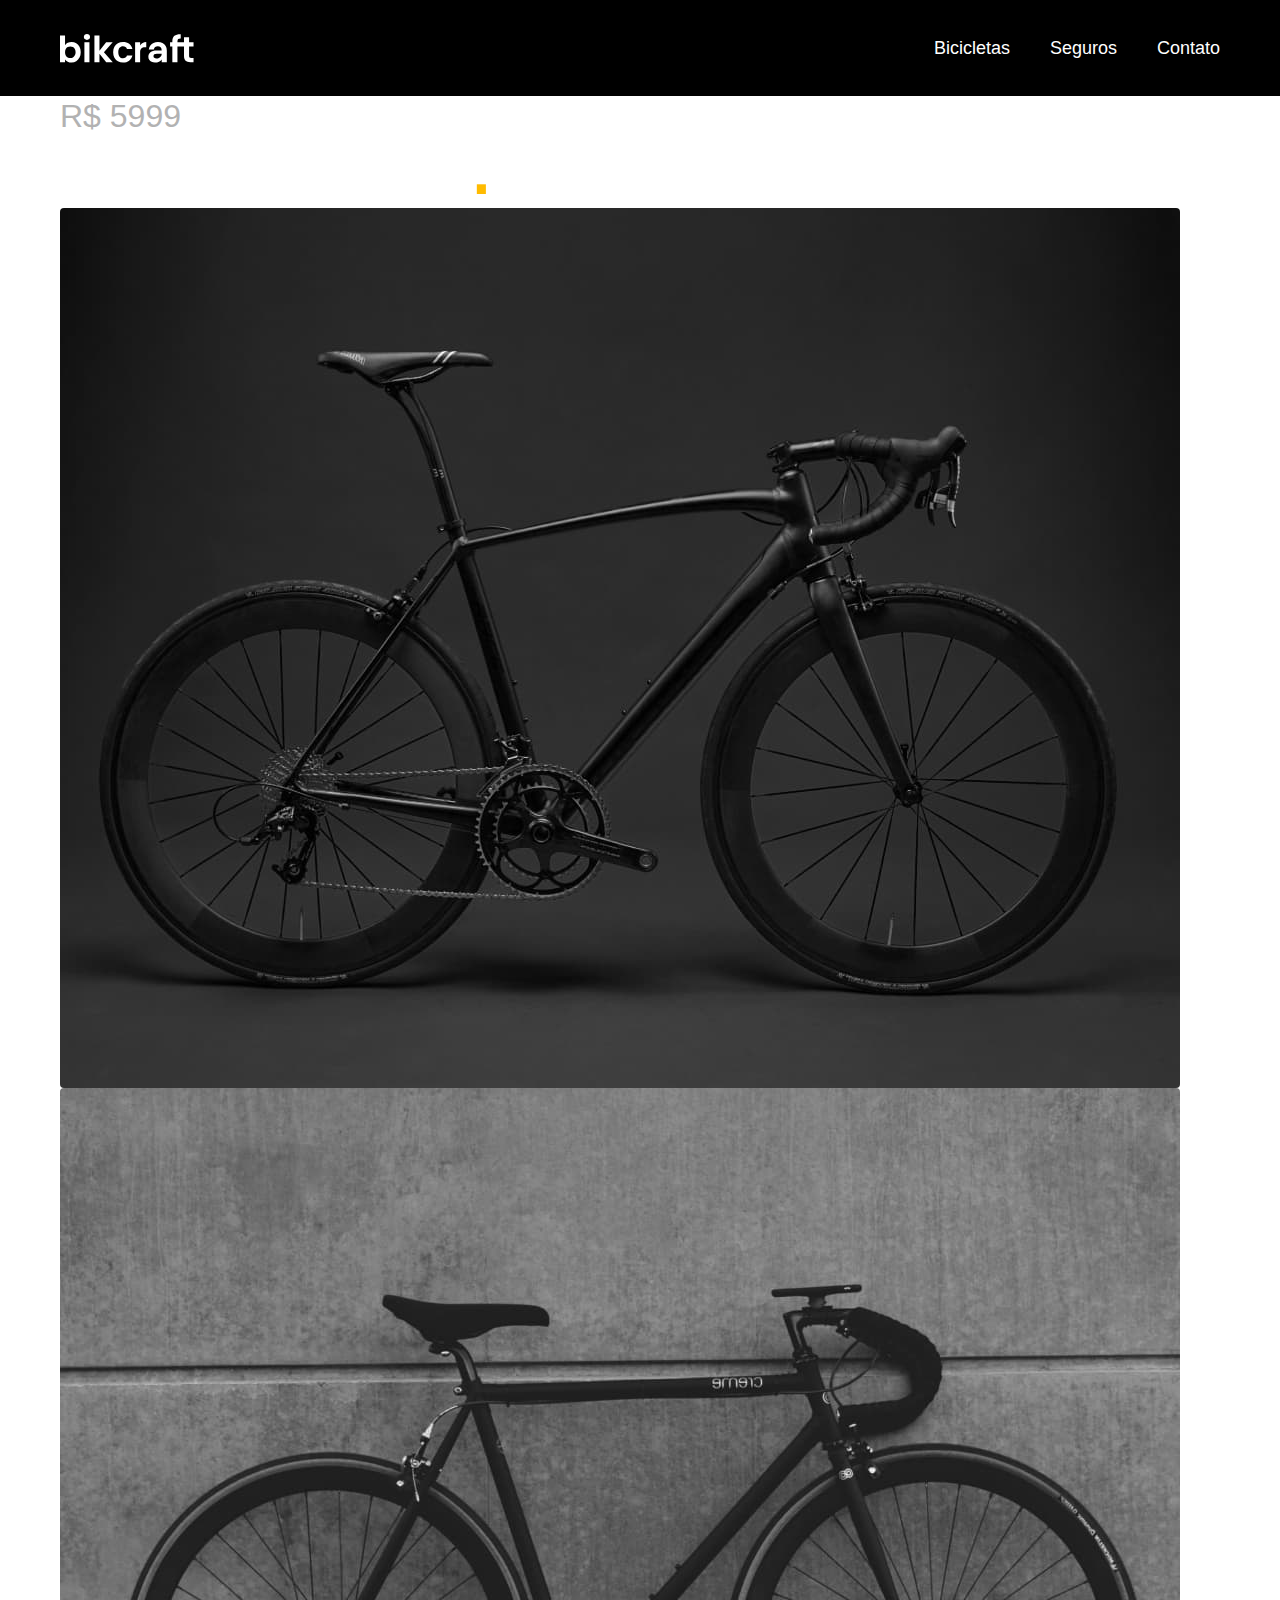
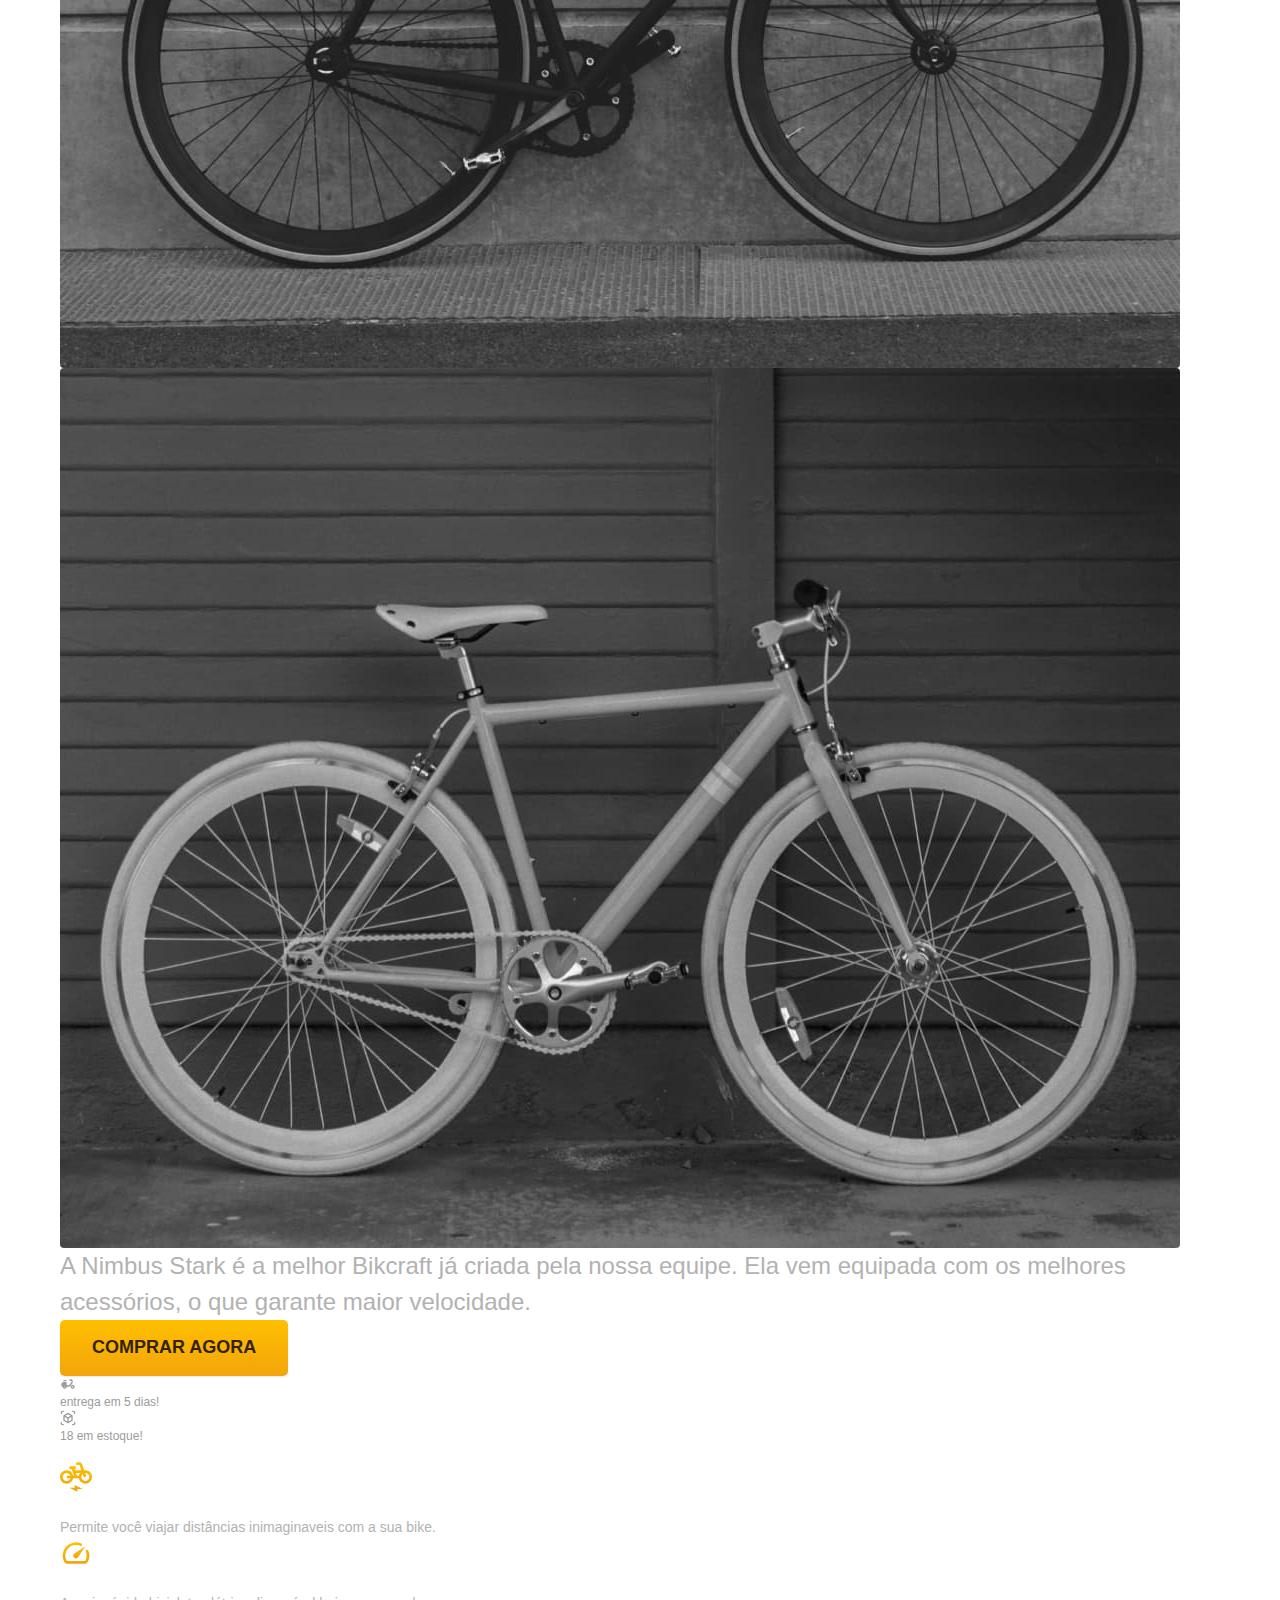
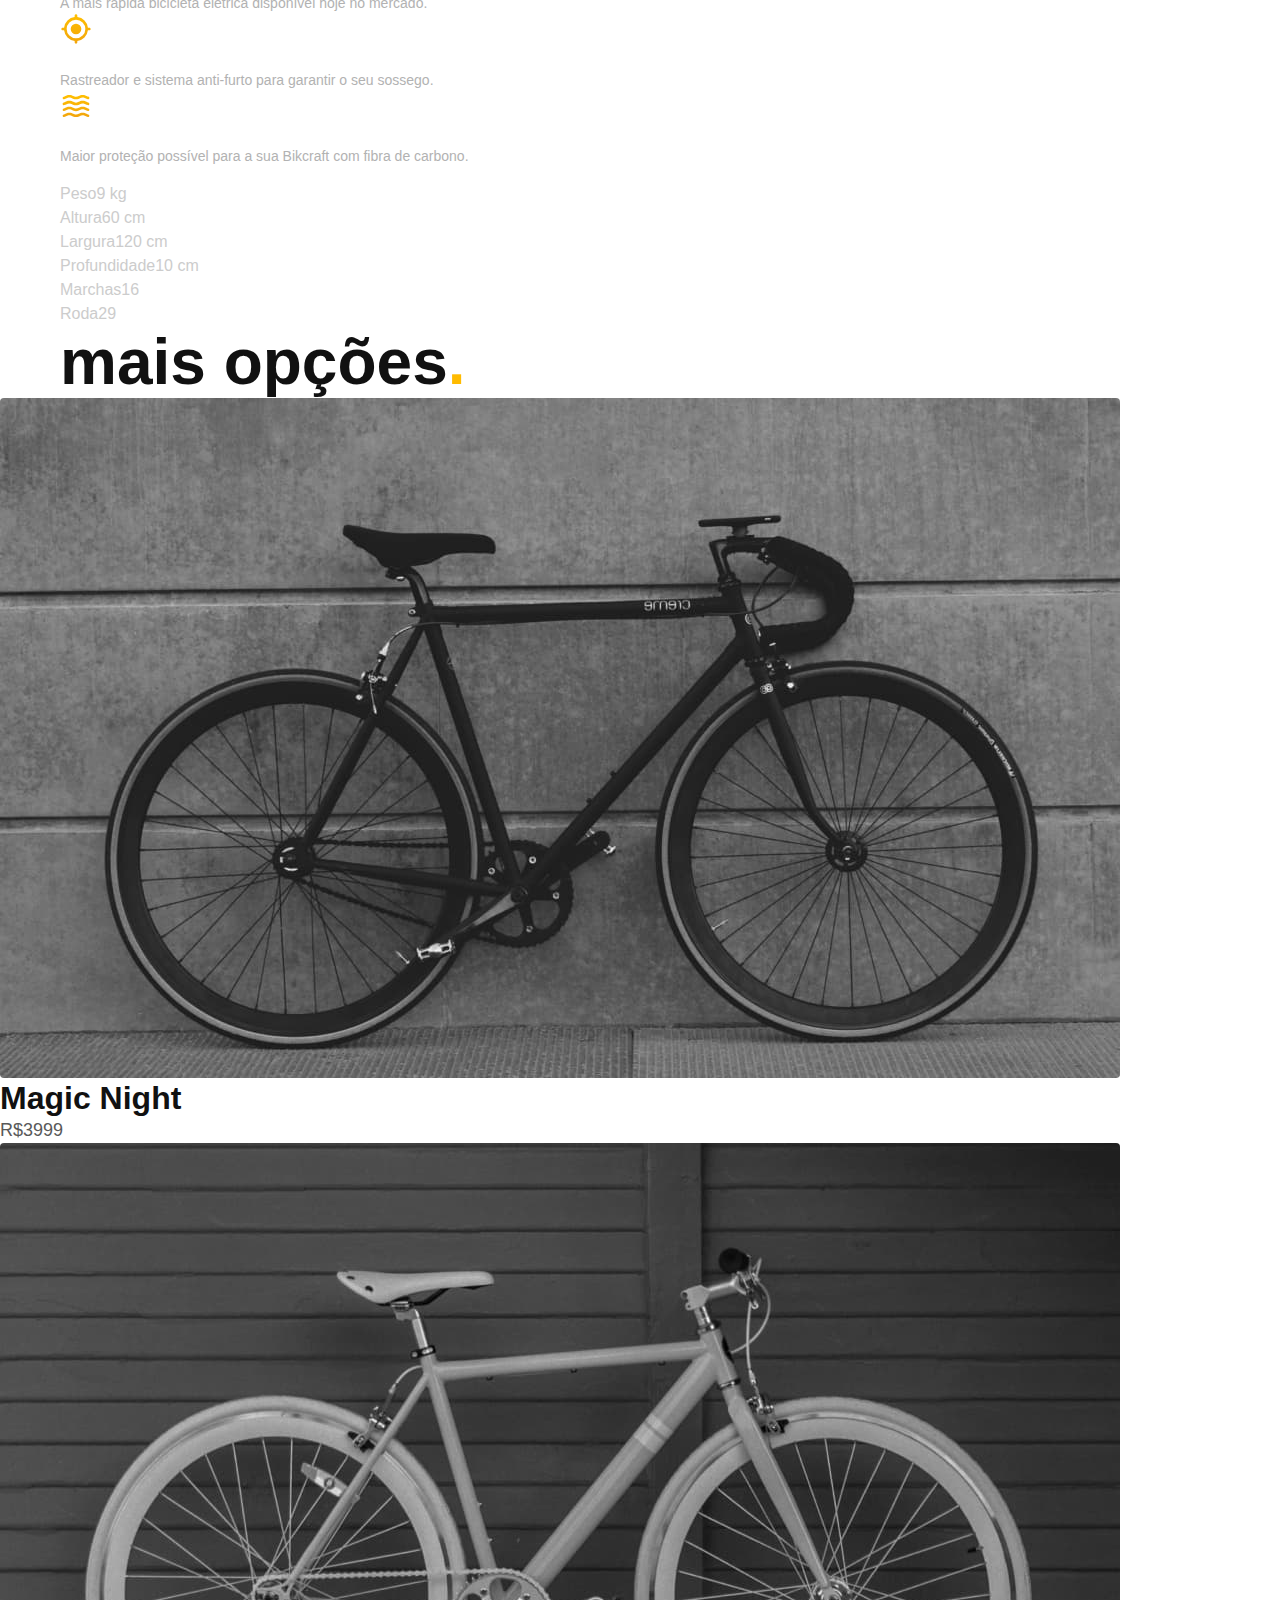
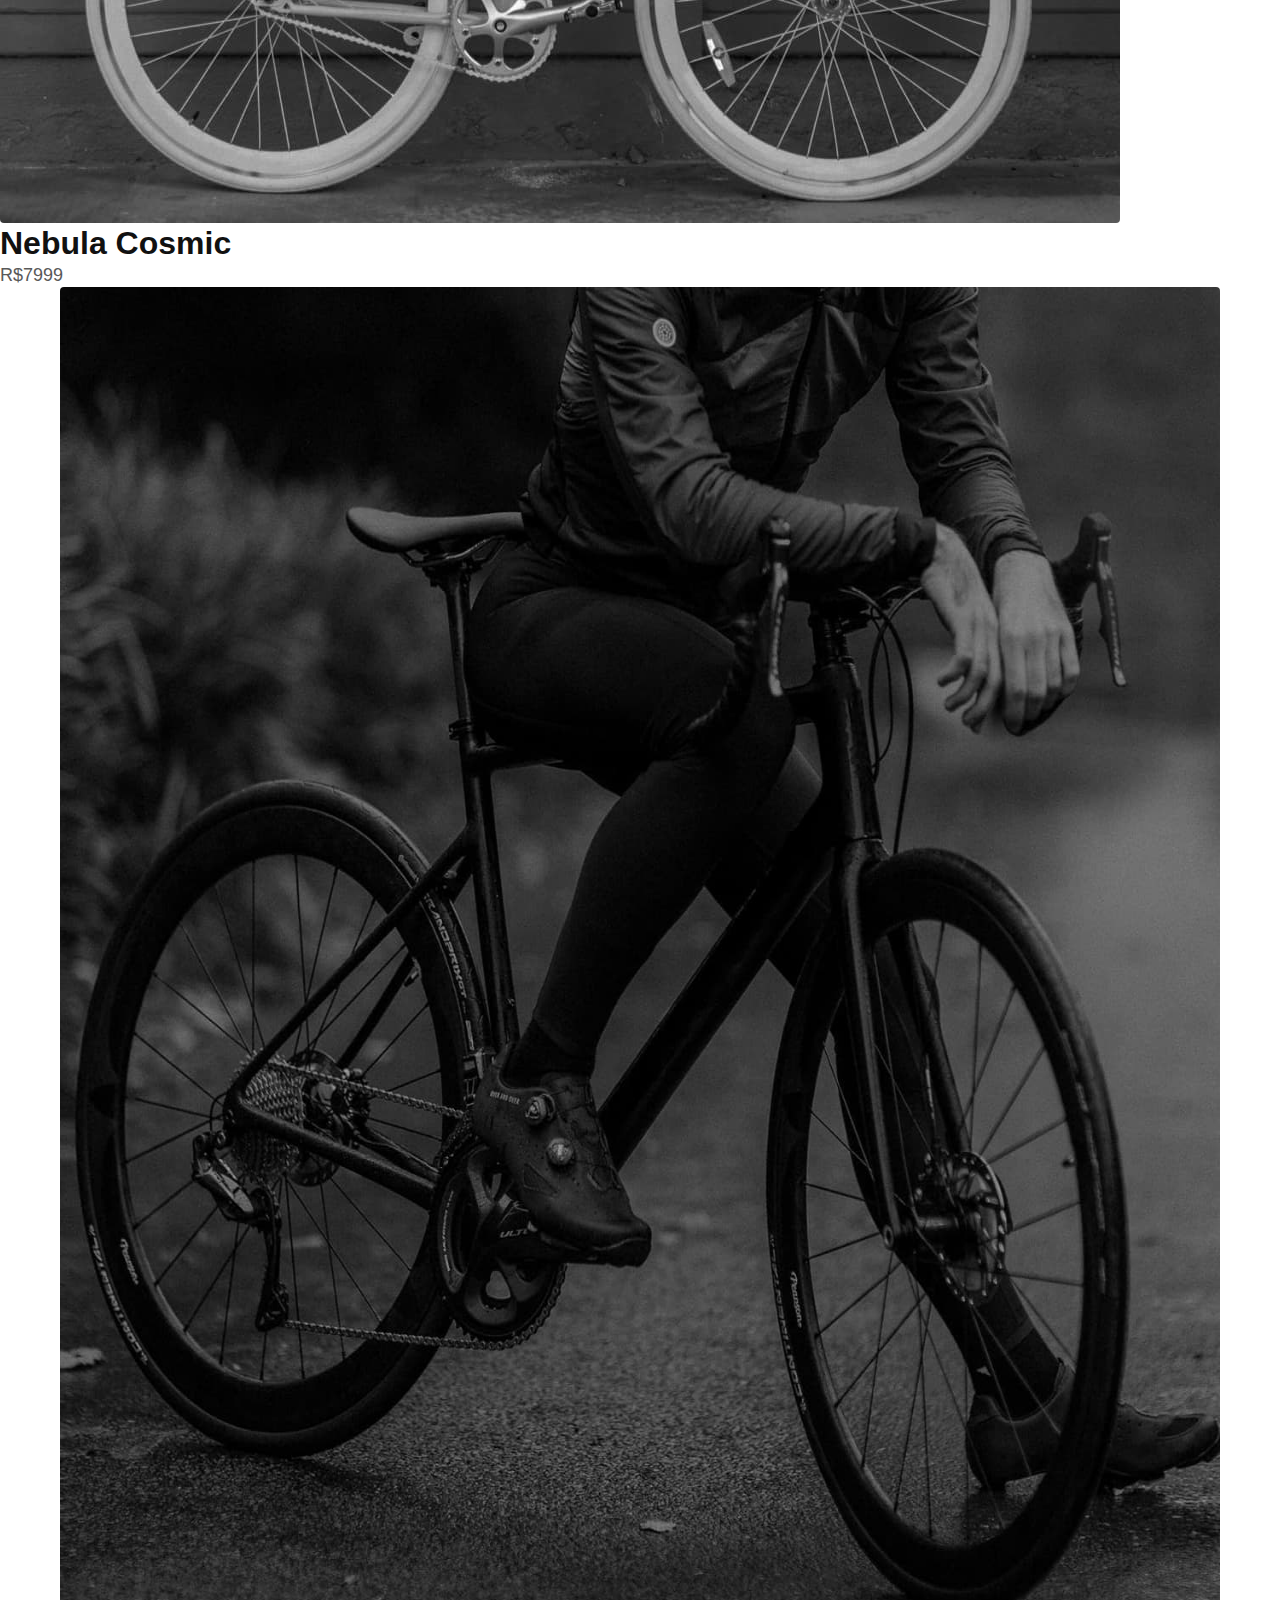
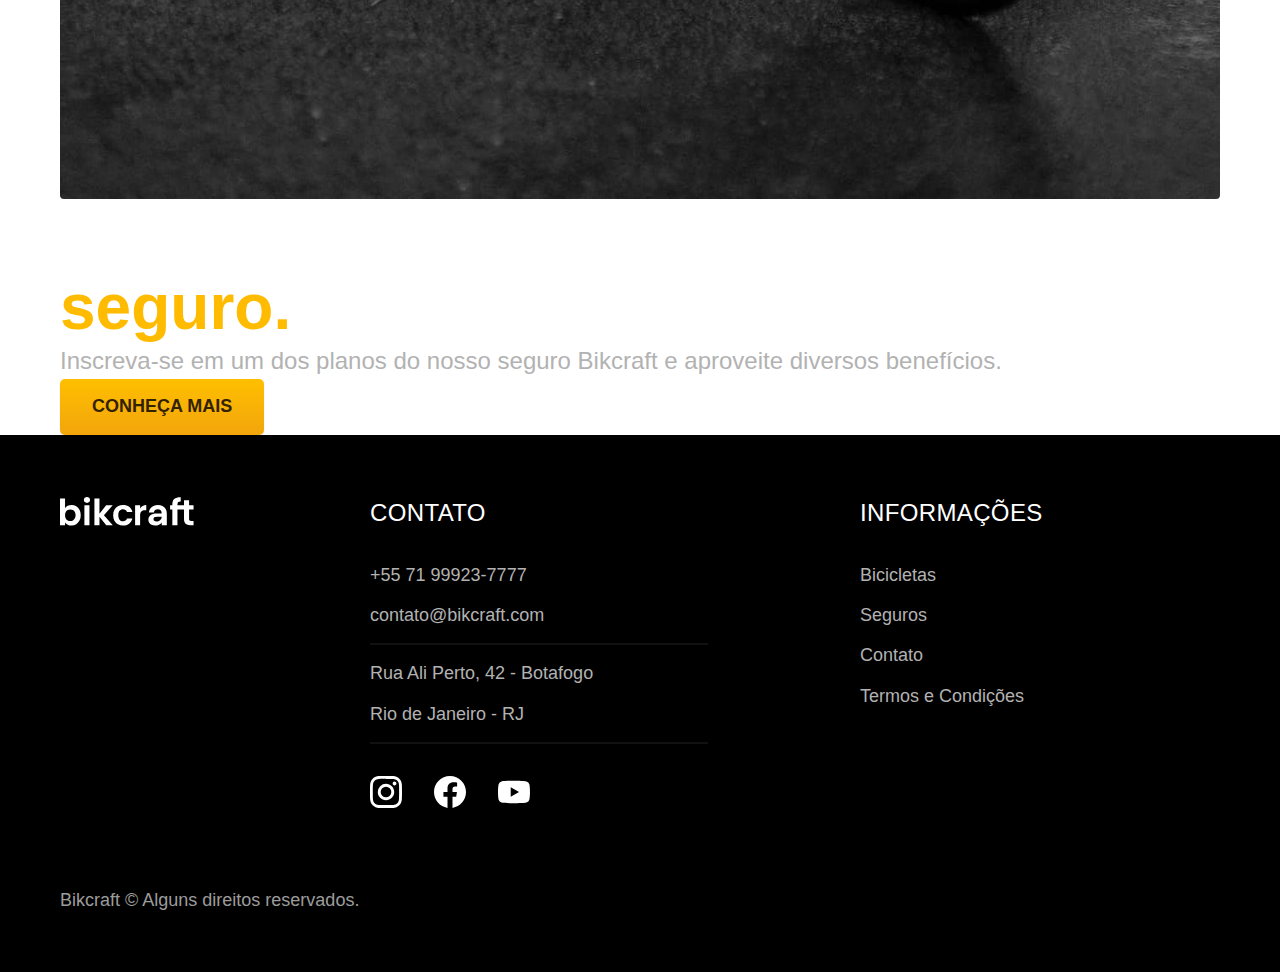
<file: bicicletas/nimbus.html>
<!DOCTYPE html>
<html lang="pt-br">

<head>
  <meta charset="UTF-8" />
  <meta name="viewport" content="width=device-width, initial-scale=1.0" />
  <meta name="description" content="Termos e Condições" />
  <title>Nimbus | Bikcraft</title>
  <link rel="stylesheet" href="../css/style.css" />

  <!-- <link rel="preconnect" href="https://fonts.googleapis.com">
    <link rel="preconnect" href="https://fonts.gstatic.com" crossorigin>
    <link href="https://fonts.googleapis.com/css2?family=Merriweather:ital,wght@1,900&family=Poppins:wght@400;600&family=Roboto:wght@400;500&display=swap" rel="stylesheet"> -->
</head>

<body id="nimbus">
  <header class="header-bg">
    <div class="header container">
      <a href="../">
        <img src="../img/bikcraft.svg" width="136" height="32" alt="Bikcraft" />
      </a>
      <nav aria-label="primaria">
        <ul class="header-menu font-1-m cor-0">
          <li><a href="../bicicletas.html">Bicicletas</a></li>
          <li><a href="../seguros.html">Seguros</a></li>
          <li><a href="../contato.html">Contato</a></li>
        </ul>
      </nav>
    </div>
  </header>

  <main class="bicicleta-bg">
    <div class="bicicleta container">
      <div class="bicicleta-titulo">
        <p class="font-2-xl cor-5">R$ 5999</p>
        <h1 class="font-1-xxl cor-0">Nimbus Stark<span class="cor-p1">.</span></h1>
      </div>
      <div class="bicicleta-imagens">
        <img src="../img/bicicleta/nimbus1.jpg" width="1120" height="880" alt="" />
        <img src="../img/bicicleta/nimbus2.jpg" width="1120" height="880" alt="" />
        <img src="../img/bicicleta/nimbus3.jpg" width="1120" height="880" alt="" />
      </div>

      <div class="bicicleta-conteudo">
        <p class="font-2-l cor-5">
          A Nimbus Stark é a melhor Bikcraft já criada pela nossa equipe. Ela vem
          equipada com os melhores acessórios, o que garante maior velocidade.
        </p>
        <div class="bicicleta-comprar">
          <a class="btn" href="../orcamento.html">comprar agora</a>
          <span class="font-1-xs cor-6">
            <img src="../img/icones/entrega.svg" width="16" height="16" alt="" />
            entrega em 5 dias!
          </span>

          <span class="font-1-xs cor-6">
            <img src="../img/icones/estoque.svg" width="16" height="16" alt="" />
            18 em estoque!
          </span>
        </div>

        <h2 class="font-1-xs cor-0">INFORMAÇÕES</h2>
        <ul class="bicicleta-info">
          <li>
            <img src="../img/icones/eletrica.svg" width="32" height="32" alt="" />
            <h3 class="font-1-m cor-0">Motor Eletrico</h3>
            <p class="font-2-xs cor-5">
              Permite você viajar distâncias inimaginaveis com a sua bike.
            </p>
          </li>
          <li>
            <img src="../img/icones/velocidade.svg" width="32" height="32" alt="" />
            <h3 class="font-1-m cor-0">70km/h</h3>
            <p class="font-2-xs cor-5">
              A mais rápida bicicleta elétrica disponível hoje no mercado.
            </p>
          </li>
          <li>
            <img src="../img/icones/rastreador.svg" width="32" height="32" alt="" />
            <h3 class="font-1-m cor-0">Rastreador</h3>
            <p class="font-2-xs cor-5">
              Rastreador e sistema anti-furto para garantir o seu sossego.
            </p>
          </li>
          <li>
            <img src="../img/icones/carbono.svg" width="32" height="32" alt="" />
            <h3 class="font-1-m cor-0">Fibra de Carbono</h3>
            <p class="font-2-xs cor-5">
              Maior proteção possível para a sua Bikcraft com fibra de carbono.
            </p>
          </li>
        </ul>

        <h2 class="font-1-xs cor-0">FICHA TÉCNICA</h2>
        <ul class="bicicleta-ficha font-2-s cor-4">
          <li>Peso<span>9 kg</span></li>
          <li>Altura<span>60 cm</span></li>
          <li>Largura<span>120 cm</span></li>
          <li>Profundidade<span>10 cm</span></li>
          <li>Marchas<span>16</span></li>
          <li>Roda<span>29</span></li>
        </ul>
      </div>
    </div>
  </main>

  <article class="bicicleta-lista">
    <h2 class="font-1-xxl container">mais opções<span class="cor-p1">.</span></h2>

    <ul>
      <li>
        <a href="../bicicletas/magic.html">
          <img src="../img/bicicletas/magic.jpg" width="1120" height="680" alt="Bicicleta Eletrica" />
          <h3 class="font-1-xl">Magic Night</h3>
          <span class="font-2-m cor-8">R$3999</span>
        </a>
      </li>

      <li>
        <a href="../bicicletas/nebula.html">
          <img src="../img/bicicletas/nebula.jpg" width="1120" height="680" alt="Bicicleta Eletrica" />
          <h3 class="font-1-xl">Nebula Cosmic</h3>
          <span class="font-2-m cor-8">R$7999</span>
        </a>
      </li>
    </ul>
  </article>

  <article class="seguro-bg">
    <div class="seguro container">
      <div class="seguro-imagem">
        <img src="../img/fotos/seguros.jpg" width="1360" height="1512" alt="" />
      </div>
      <div class="seguro-conteudo">
        <h2 class="font-1-xxl cor-0">
          Pedale mais tranquilo com o nosso
          <span class="cor-p1">seguro.</span>
        </h2>
        <p class="font-2-l cor-5">
          Inscreva-se em um dos planos do nosso seguro Bikcraft e aproveite diversos
          benefícios.
        </p>
        <a href="../seguros.html" class="btn">conheça mais</a>
      </div>
    </div>
  </article>

  <footer class="footer-bg">
    <div class="container footer">
      <img src="../img/bikcraft.svg" width="136" height="32" alt="Bikcraft" />
      <div class="footer-contato">
        <h3 class="font-2-l-b cor-0">Contato</h3>
        <ul class="font-2-m cor-5">
          <li><a href="tel:+5571999237777">+55 71 99923-7777</a></li>
          <li>
            <a href="mailto:contato@bikcraft.com">contato@bikcraft.com</a>
          </li>
          <li>Rua Ali Perto, 42 - Botafogo</li>
          <li>Rio de Janeiro - RJ</li>
        </ul>
        <div class="footer-redes">
          <a href="">
            <img src="../img/redes/instagram.svg" width="32" height="32" alt="Instagram" />
          </a>
          <a href="">
            <img src="../img/redes/facebook.svg" width="32" height="32" alt="Facebook" />
          </a>
          <a href="">
            <img src="../img/redes/youtube.svg" width="32" height="32" alt="YouTube" />
          </a>
        </div>
      </div>

      <div class="footer-informacoes">
        <h3 class="font-2-l-b cor-0">Informações</h3>
        <nav>
          <ul class="font-1-m cor-5">
            <li><a href="../bicicletas.html">Bicicletas</a></li>
            <li><a href="../seguros.html">Seguros</a></li>
            <li><a href="../contato.html">Contato</a></li>
            <li><a href="../termos.html">Termos e Condições</a></li>
          </ul>
        </nav>
      </div>

      <p class="footer-copy font-2-m cor-6">Bikcraft © Alguns direitos reservados.</p>
    </div>
  </footer>
</body>

</html>
</file>
<file: css/style.css>
/* global */
@import "./global/global.css";
@import "./global/header.css";
@import "./global/footer.css";

/* utilitário */
@import "./utilitarios/componentes.css";
@import "./utilitarios/tipografia.css";
@import "./utilitarios/cores.css";

/* home */
@import "./home/introducao.css";
@import "./home/tecnologia.css";
@import "./home/parceiros.css";
@import "./home/depoimento.css";

/* bicicletas */
@import "./bicicletas/bicicletas-lista.css";
@import "./bicicletas/bicicletas.css";

/* seguros */
@import "./seguros/seguros.css";
@import "./seguros/vantagens.css";
@import "./seguros/perguntas.css";

/* termos */
@import "./termos/termos.css";
</file>
